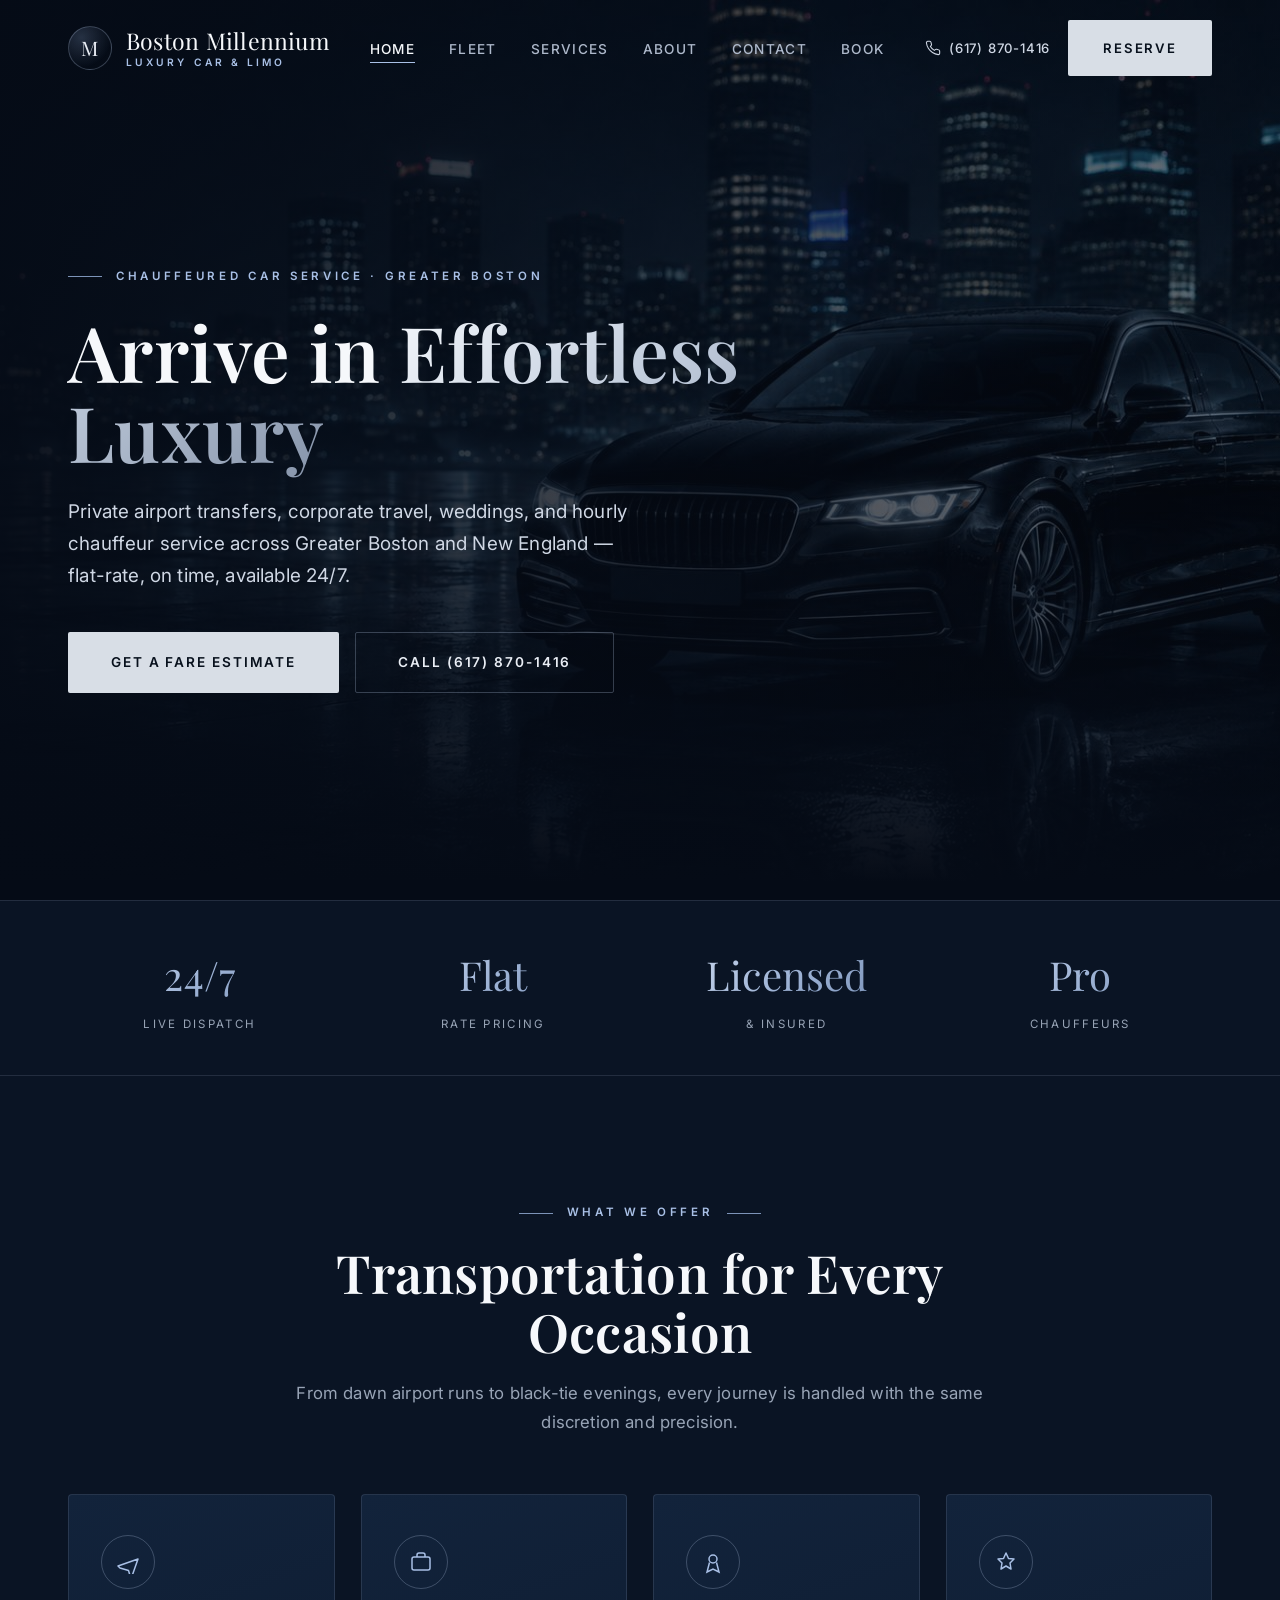
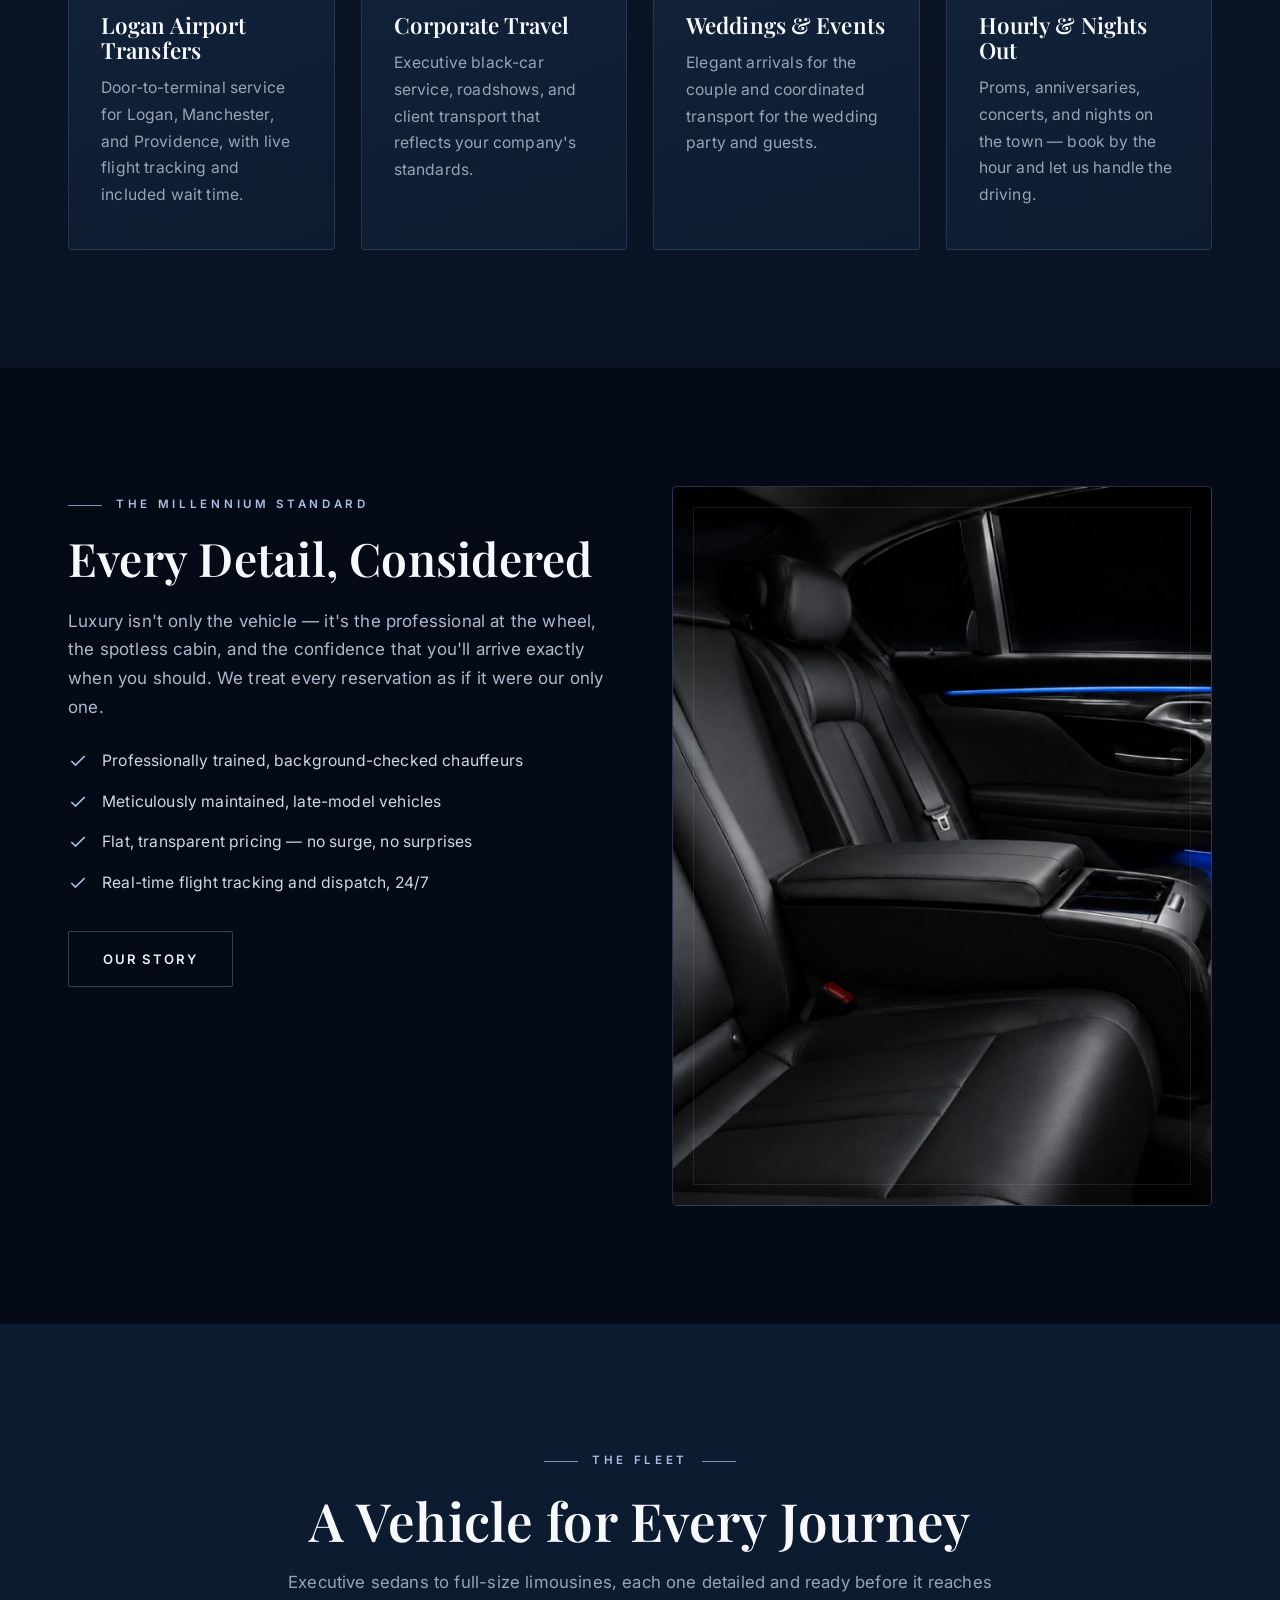
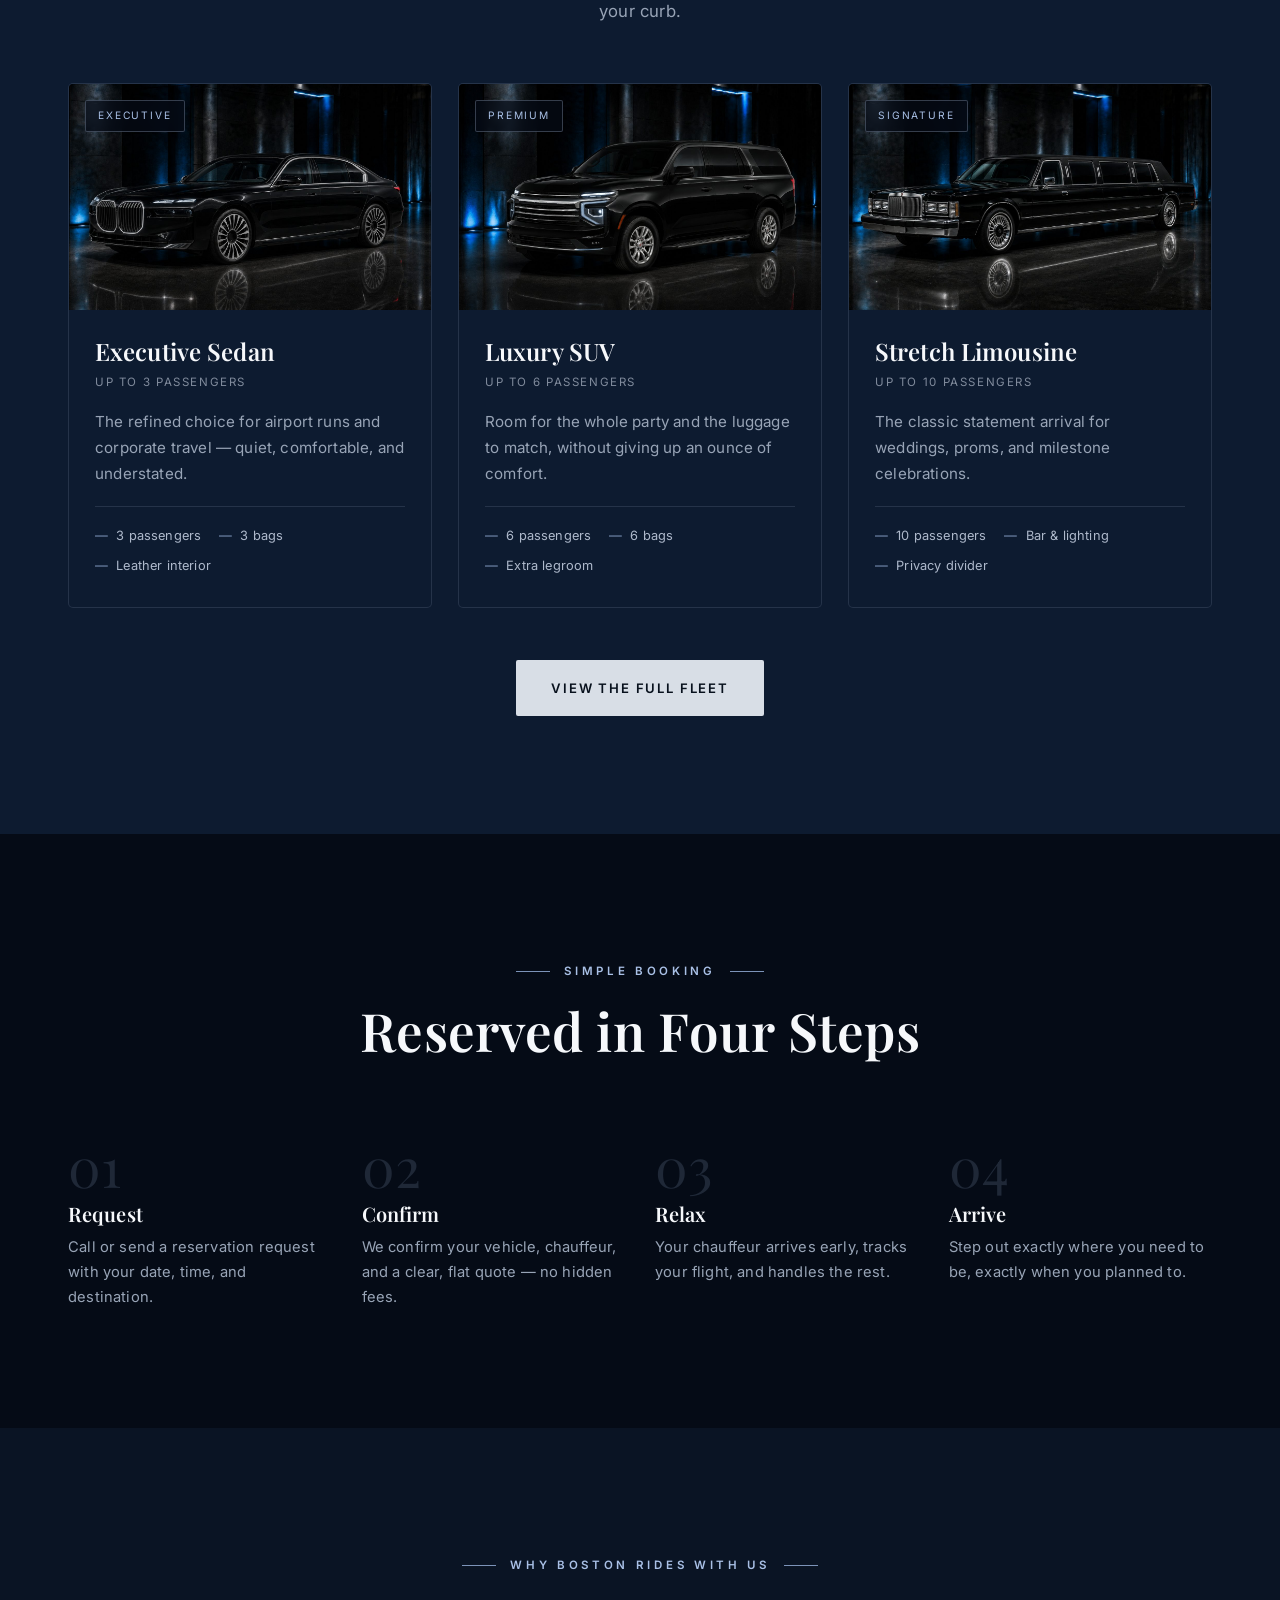
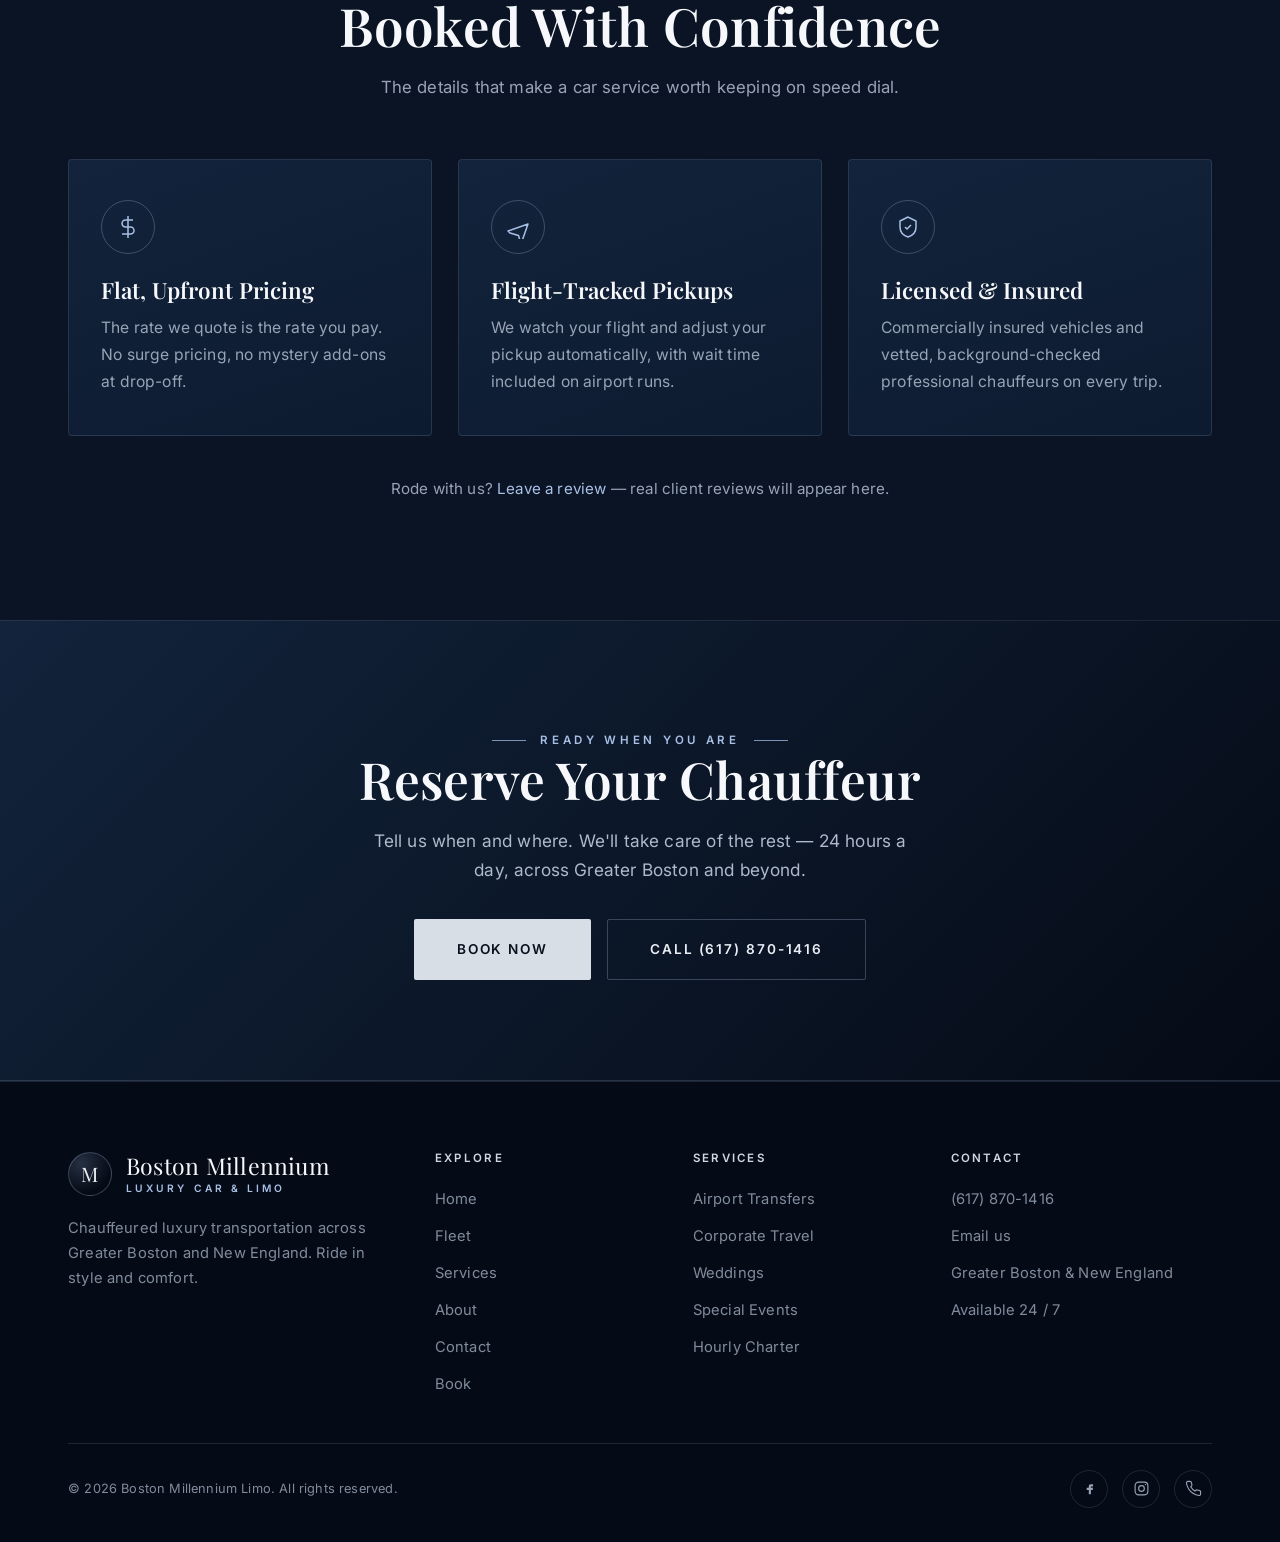
<file: index.html>
<!DOCTYPE html>
<html lang="en">
<head>
  <meta charset="UTF-8" />
  <meta name="viewport" content="width=device-width, initial-scale=1.0" />
  <title>Boston Millennium Limo | Luxury Car &amp; Chauffeur Service</title>
  <meta name="description" content="Boston Millennium Limo — premium chauffeured luxury car, SUV, and limousine service across Greater Boston and New England. Airport transfers, corporate travel, weddings, and special events." />
  <link rel="preconnect" href="https://fonts.googleapis.com" />
  <link rel="preconnect" href="https://fonts.gstatic.com" crossorigin />
  <link href="https://fonts.googleapis.com/css2?family=Playfair+Display:wght@500;600;700&family=Inter:wght@300;400;500;600&display=swap" rel="stylesheet" />
  <link rel="stylesheet" href="css/styles.css" />
  <link rel="icon" href="data:image/svg+xml,%3Csvg xmlns='http://www.w3.org/2000/svg' viewBox='0 0 32 32'%3E%3Crect width='32' height='32' rx='6' fill='%230a1424'/%3E%3Ctext x='16' y='23' font-family='Georgia,serif' font-size='20' fill='%23c3cede' text-anchor='middle'%3EM%3C/text%3E%3C/svg%3E" />
</head>
<body>

  <!-- ===== Header ===== -->
  <header class="site-header">
    <div class="container nav">
      <a class="brand" href="index.html" aria-label="Boston Millennium Limo home">
        <span class="brand-mark">M</span>
        <span class="brand-name">Boston Millennium<span>Luxury Car &amp; Limo</span></span>
      </a>
      <nav aria-label="Primary">
        <ul class="nav-links">
          <li><a href="index.html" class="active">Home</a></li>
          <li><a href="fleet.html">Fleet</a></li>
          <li><a href="services.html">Services</a></li>
          <li><a href="about.html">About</a></li>
          <li><a href="contact.html">Contact</a></li>
          <li><a href="book.html">Book</a></li>
        </ul>
      </nav>
      <div class="nav-cta">
        <a class="nav-phone" href="tel:+16178701416" aria-label="Call us">
          <svg viewBox="0 0 24 24" width="16" height="16" fill="none" stroke="currentColor" stroke-width="1.6"><path d="M22 16.9v3a2 2 0 0 1-2.2 2 19.8 19.8 0 0 1-8.6-3.1 19.5 19.5 0 0 1-6-6 19.8 19.8 0 0 1-3.1-8.6A2 2 0 0 1 4.1 2h3a2 2 0 0 1 2 1.7c.1.9.3 1.8.6 2.6a2 2 0 0 1-.5 2.1L8.1 9.6a16 16 0 0 0 6 6l1.2-1.1a2 2 0 0 1 2.1-.5c.8.3 1.7.5 2.6.6a2 2 0 0 1 1.9 2.3Z"/></svg>
          (617) 870-1416
        </a>
        <a class="btn btn-primary" href="book.html">Reserve</a>
        <button class="nav-toggle" aria-label="Open menu" aria-expanded="false"><span></span><span></span><span></span></button>
      </div>
    </div>
  </header>

  <!-- ===== Hero ===== -->
  <section class="hero">
    <div class="hero-bg" style="background-image:url('images/hero.jpg')"></div>
    <div class="container">
      <div class="hero-inner">
        <span class="eyebrow reveal">Chauffeured Car Service · Greater Boston</span>
        <h1 class="reveal d1">Arrive in <span class="silver-text">Effortless Luxury</span></h1>
        <p class="hero-lead reveal d2">Private airport transfers, corporate travel, weddings, and hourly chauffeur service across Greater Boston and New England — flat-rate, on time, available 24/7.</p>
        <div class="hero-actions reveal d3">
          <a class="btn btn-primary btn-lg" href="book.html">Get a Fare Estimate</a>
          <a class="btn btn-outline btn-lg" href="tel:+16178701416">Call (617) 870-1416</a>
        </div>
      </div>
    </div>
  </section>

  <!-- ===== Trust band ===== -->
  <section class="trust">
    <div class="container trust-grid">
      <div class="trust-item reveal"><div class="num">24/7</div><div class="label">Live Dispatch</div></div>
      <div class="trust-item reveal d1"><div class="num">Flat</div><div class="label">Rate Pricing</div></div>
      <div class="trust-item reveal d2"><div class="num">Licensed</div><div class="label">&amp; Insured</div></div>
      <div class="trust-item reveal d3"><div class="num">Pro</div><div class="label">Chauffeurs</div></div>
    </div>
  </section>

  <!-- ===== Services preview ===== -->
  <section class="section section--alt">
    <div class="container">
      <div class="section-head center reveal">
        <span class="eyebrow center">What We Offer</span>
        <h2>Transportation for Every Occasion</h2>
        <p>From dawn airport runs to black-tie evenings, every journey is handled with the same discretion and precision.</p>
      </div>
      <div class="grid grid-4">
        <article class="card reveal">
          <div class="icon"><svg viewBox="0 0 24 24" fill="none" stroke="currentColor" stroke-width="1.5"><path d="M2 16l20-7-7 20-2.5-8.5L4 18z" stroke-linejoin="round"/></svg></div>
          <h3>Logan Airport Transfers</h3>
          <p>Door-to-terminal service for Logan, Manchester, and Providence, with live flight tracking and included wait time.</p>
        </article>
        <article class="card reveal d1">
          <div class="icon"><svg viewBox="0 0 24 24" fill="none" stroke="currentColor" stroke-width="1.5"><rect x="3" y="7" width="18" height="13" rx="2"/><path d="M8 7V5a2 2 0 0 1 2-2h4a2 2 0 0 1 2 2v2"/></svg></div>
          <h3>Corporate Travel</h3>
          <p>Executive black-car service, roadshows, and client transport that reflects your company's standards.</p>
        </article>
        <article class="card reveal d2">
          <div class="icon"><svg viewBox="0 0 24 24" fill="none" stroke="currentColor" stroke-width="1.5"><circle cx="12" cy="9" r="4"/><path d="M8.5 12.5 6 22l6-3 6 3-2.5-9.5"/></svg></div>
          <h3>Weddings &amp; Events</h3>
          <p>Elegant arrivals for the couple and coordinated transport for the wedding party and guests.</p>
        </article>
        <article class="card reveal d3">
          <div class="icon"><svg viewBox="0 0 24 24" fill="none" stroke="currentColor" stroke-width="1.5"><path d="m12 3 2.5 5.5L20 9l-4 4 1 6-5-3-5 3 1-6-4-4 5.5-.5z" stroke-linejoin="round"/></svg></div>
          <h3>Hourly &amp; Nights Out</h3>
          <p>Proms, anniversaries, concerts, and nights on the town — book by the hour and let us handle the driving.</p>
        </article>
      </div>
    </div>
  </section>

  <!-- ===== Split feature ===== -->
  <section class="section">
    <div class="container">
      <div class="split reverse">
        <div class="split-media reveal">
          <img src="images/interior.jpg" alt="Interior of a luxury chauffeured vehicle" onerror="this.style.display='none'" />
          <span class="frame"></span>
        </div>
        <div class="split-text reveal d1">
          <span class="eyebrow">The Millennium Standard</span>
          <h2>Every Detail, Considered</h2>
          <p>Luxury isn't only the vehicle — it's the professional at the wheel, the spotless cabin, and the confidence that you'll arrive exactly when you should. We treat every reservation as if it were our only one.</p>
          <ul class="check-list">
            <li><svg viewBox="0 0 24 24" fill="none" stroke="currentColor" stroke-width="2"><path d="m20 6-11 11-5-5"/></svg>Professionally trained, background-checked chauffeurs</li>
            <li><svg viewBox="0 0 24 24" fill="none" stroke="currentColor" stroke-width="2"><path d="m20 6-11 11-5-5"/></svg>Meticulously maintained, late-model vehicles</li>
            <li><svg viewBox="0 0 24 24" fill="none" stroke="currentColor" stroke-width="2"><path d="m20 6-11 11-5-5"/></svg>Flat, transparent pricing — no surge, no surprises</li>
            <li><svg viewBox="0 0 24 24" fill="none" stroke="currentColor" stroke-width="2"><path d="m20 6-11 11-5-5"/></svg>Real-time flight tracking and dispatch, 24/7</li>
          </ul>
          <div style="margin-top:34px"><a class="btn btn-outline" href="about.html">Our Story</a></div>
        </div>
      </div>
    </div>
  </section>

  <!-- ===== Fleet preview ===== -->
  <section class="section section--deep">
    <div class="container">
      <div class="section-head center reveal">
        <span class="eyebrow center">The Fleet</span>
        <h2>A Vehicle for Every Journey</h2>
        <p>Executive sedans to full-size limousines, each one detailed and ready before it reaches your curb.</p>
      </div>
      <div class="grid grid-3">
        <article class="fleet-card reveal">
          <div class="fleet-media"><span class="fleet-tag">Executive</span><img src="images/fleet-sedan.jpg" alt="Luxury executive sedan" onerror="this.style.display='none'" /></div>
          <div class="fleet-body">
            <h3>Executive Sedan</h3>
            <div class="fleet-cap">Up to 3 passengers</div>
            <p>The refined choice for airport runs and corporate travel — quiet, comfortable, and understated.</p>
            <ul class="fleet-specs"><li>3 passengers</li><li>3 bags</li><li>Leather interior</li></ul>
          </div>
        </article>
        <article class="fleet-card reveal d1">
          <div class="fleet-media"><span class="fleet-tag">Premium</span><img src="images/fleet-suv.jpg" alt="Luxury SUV" onerror="this.style.display='none'" /></div>
          <div class="fleet-body">
            <h3>Luxury SUV</h3>
            <div class="fleet-cap">Up to 6 passengers</div>
            <p>Room for the whole party and the luggage to match, without giving up an ounce of comfort.</p>
            <ul class="fleet-specs"><li>6 passengers</li><li>6 bags</li><li>Extra legroom</li></ul>
          </div>
        </article>
        <article class="fleet-card reveal d2">
          <div class="fleet-media"><span class="fleet-tag">Signature</span><img src="images/fleet-limo.jpg" alt="Stretch limousine" onerror="this.style.display='none'" /></div>
          <div class="fleet-body">
            <h3>Stretch Limousine</h3>
            <div class="fleet-cap">Up to 10 passengers</div>
            <p>The classic statement arrival for weddings, proms, and milestone celebrations.</p>
            <ul class="fleet-specs"><li>10 passengers</li><li>Bar &amp; lighting</li><li>Privacy divider</li></ul>
          </div>
        </article>
      </div>
      <div style="text-align:center;margin-top:52px" class="reveal"><a class="btn btn-primary" href="fleet.html">View the Full Fleet</a></div>
    </div>
  </section>

  <!-- ===== How it works ===== -->
  <section class="section">
    <div class="container">
      <div class="section-head center reveal">
        <span class="eyebrow center">Simple Booking</span>
        <h2>Reserved in Four Steps</h2>
      </div>
      <div class="steps">
        <div class="step reveal"><div class="n">01</div><h3>Request</h3><p>Call or send a reservation request with your date, time, and destination.</p></div>
        <div class="step reveal d1"><div class="n">02</div><h3>Confirm</h3><p>We confirm your vehicle, chauffeur, and a clear, flat quote — no hidden fees.</p></div>
        <div class="step reveal d2"><div class="n">03</div><h3>Relax</h3><p>Your chauffeur arrives early, tracks your flight, and handles the rest.</p></div>
        <div class="step reveal d3"><div class="n">04</div><h3>Arrive</h3><p>Step out exactly where you need to be, exactly when you planned to.</p></div>
      </div>
    </div>
  </section>

  <!-- ===== Why ride with us ===== -->
  <section class="section section--alt">
    <div class="container">
      <div class="section-head center reveal">
        <span class="eyebrow center">Why Boston Rides With Us</span>
        <h2>Booked With Confidence</h2>
        <p>The details that make a car service worth keeping on speed dial.</p>
      </div>
      <div class="grid grid-3">
        <article class="card reveal">
          <div class="icon"><svg viewBox="0 0 24 24" fill="none" stroke="currentColor" stroke-width="1.5"><path d="M12 1v22M17 5H9.5a3.5 3.5 0 0 0 0 7h5a3.5 3.5 0 0 1 0 7H6"/></svg></div>
          <h3>Flat, Upfront Pricing</h3>
          <p>The rate we quote is the rate you pay. No surge pricing, no mystery add-ons at drop-off.</p>
        </article>
        <article class="card reveal d1">
          <div class="icon"><svg viewBox="0 0 24 24" fill="none" stroke="currentColor" stroke-width="1.5"><path d="M2 16l20-7-7 20-2.5-8.5L4 18z" stroke-linejoin="round"/></svg></div>
          <h3>Flight-Tracked Pickups</h3>
          <p>We watch your flight and adjust your pickup automatically, with wait time included on airport runs.</p>
        </article>
        <article class="card reveal d2">
          <div class="icon"><svg viewBox="0 0 24 24" fill="none" stroke="currentColor" stroke-width="1.5"><path d="M12 2 4 6v6c0 5 3.4 8.5 8 10 4.6-1.5 8-5 8-10V6z"/><path d="m9 12 2 2 4-4"/></svg></div>
          <h3>Licensed &amp; Insured</h3>
          <p>Commercially insured vehicles and vetted, background-checked professional chauffeurs on every trip.</p>
        </article>
      </div>
      <p style="text-align:center;margin-top:40px;color:var(--silver-400);font-size:.95rem" class="reveal">
        Rode with us? <a href="#" style="color:var(--steel-bright)">Leave a review</a> — real client reviews will appear here.
      </p>
    </div>
  </section>

  <!-- ===== CTA band ===== -->
  <section class="cta-band">
    <div class="container reveal">
      <span class="eyebrow center">Ready When You Are</span>
      <h2>Reserve Your Chauffeur</h2>
      <p>Tell us when and where. We'll take care of the rest — 24 hours a day, across Greater Boston and beyond.</p>
      <div class="cta-actions">
        <a class="btn btn-primary btn-lg" href="book.html">Book Now</a>
        <a class="btn btn-outline btn-lg" href="tel:+16178701416">Call (617) 870-1416</a>
      </div>
    </div>
  </section>

  <!-- ===== Footer ===== -->
  <footer class="site-footer">
    <div class="container">
      <div class="footer-grid">
        <div class="footer-brand">
          <a class="brand" href="index.html">
            <span class="brand-mark">M</span>
            <span class="brand-name">Boston Millennium<span>Luxury Car &amp; Limo</span></span>
          </a>
          <p>Chauffeured luxury transportation across Greater Boston and New England. Ride in style and comfort.</p>
        </div>
        <div class="footer-col">
          <h4>Explore</h4>
          <ul>
            <li><a href="index.html">Home</a></li>
            <li><a href="fleet.html">Fleet</a></li>
            <li><a href="services.html">Services</a></li>
            <li><a href="about.html">About</a></li>
            <li><a href="contact.html">Contact</a></li>
            <li><a href="book.html">Book</a></li>
          </ul>
        </div>
        <div class="footer-col">
          <h4>Services</h4>
          <ul>
            <li><a href="services.html">Airport Transfers</a></li>
            <li><a href="services.html">Corporate Travel</a></li>
            <li><a href="services.html">Weddings</a></li>
            <li><a href="services.html">Special Events</a></li>
            <li><a href="services.html">Hourly Charter</a></li>
          </ul>
        </div>
        <div class="footer-col">
          <h4>Contact</h4>
          <ul>
            <li>(617) 870-1416</li>
            <li><a href="mailto:bostonmilleniumlimo@gmail.com">Email us</a></li>
            <li>Greater Boston & New England</li>
            <li>Available 24 / 7</li>
          </ul>
        </div>
      </div>
      <div class="footer-bottom">
        <p>© <span id="year"></span> Boston Millennium Limo. All rights reserved.</p>
        <div class="socials">
          <a href="#" aria-label="Facebook"><svg viewBox="0 0 24 24" fill="currentColor"><path d="M14 9h3V6h-3c-2 0-3 1.3-3 3v2H8v3h3v6h3v-6h2.5l.5-3H14v-1.5c0-.6.3-1 1-1z"/></svg></a>
          <a href="#" aria-label="Instagram"><svg viewBox="0 0 24 24" fill="none" stroke="currentColor" stroke-width="1.6"><rect x="3" y="3" width="18" height="18" rx="5"/><circle cx="12" cy="12" r="4"/><circle cx="17.5" cy="6.5" r="1" fill="currentColor" stroke="none"/></svg></a>
          <a href="tel:+16178701416" aria-label="Phone"><svg viewBox="0 0 24 24" fill="none" stroke="currentColor" stroke-width="1.6"><path d="M22 16.9v3a2 2 0 0 1-2.2 2 19.8 19.8 0 0 1-8.6-3.1 19.5 19.5 0 0 1-6-6 19.8 19.8 0 0 1-3.1-8.6A2 2 0 0 1 4.1 2h3a2 2 0 0 1 2 1.7c.1.9.3 1.8.6 2.6a2 2 0 0 1-.5 2.1L8.1 9.6a16 16 0 0 0 6 6l1.2-1.1a2 2 0 0 1 2.1-.5c.8.3 1.7.5 2.6.6a2 2 0 0 1 1.9 2.3Z"/></svg></a>
        </div>
      </div>
    </div>
  </footer>

  <script src="js/main.js"></script>
</body>
</html>
</file>
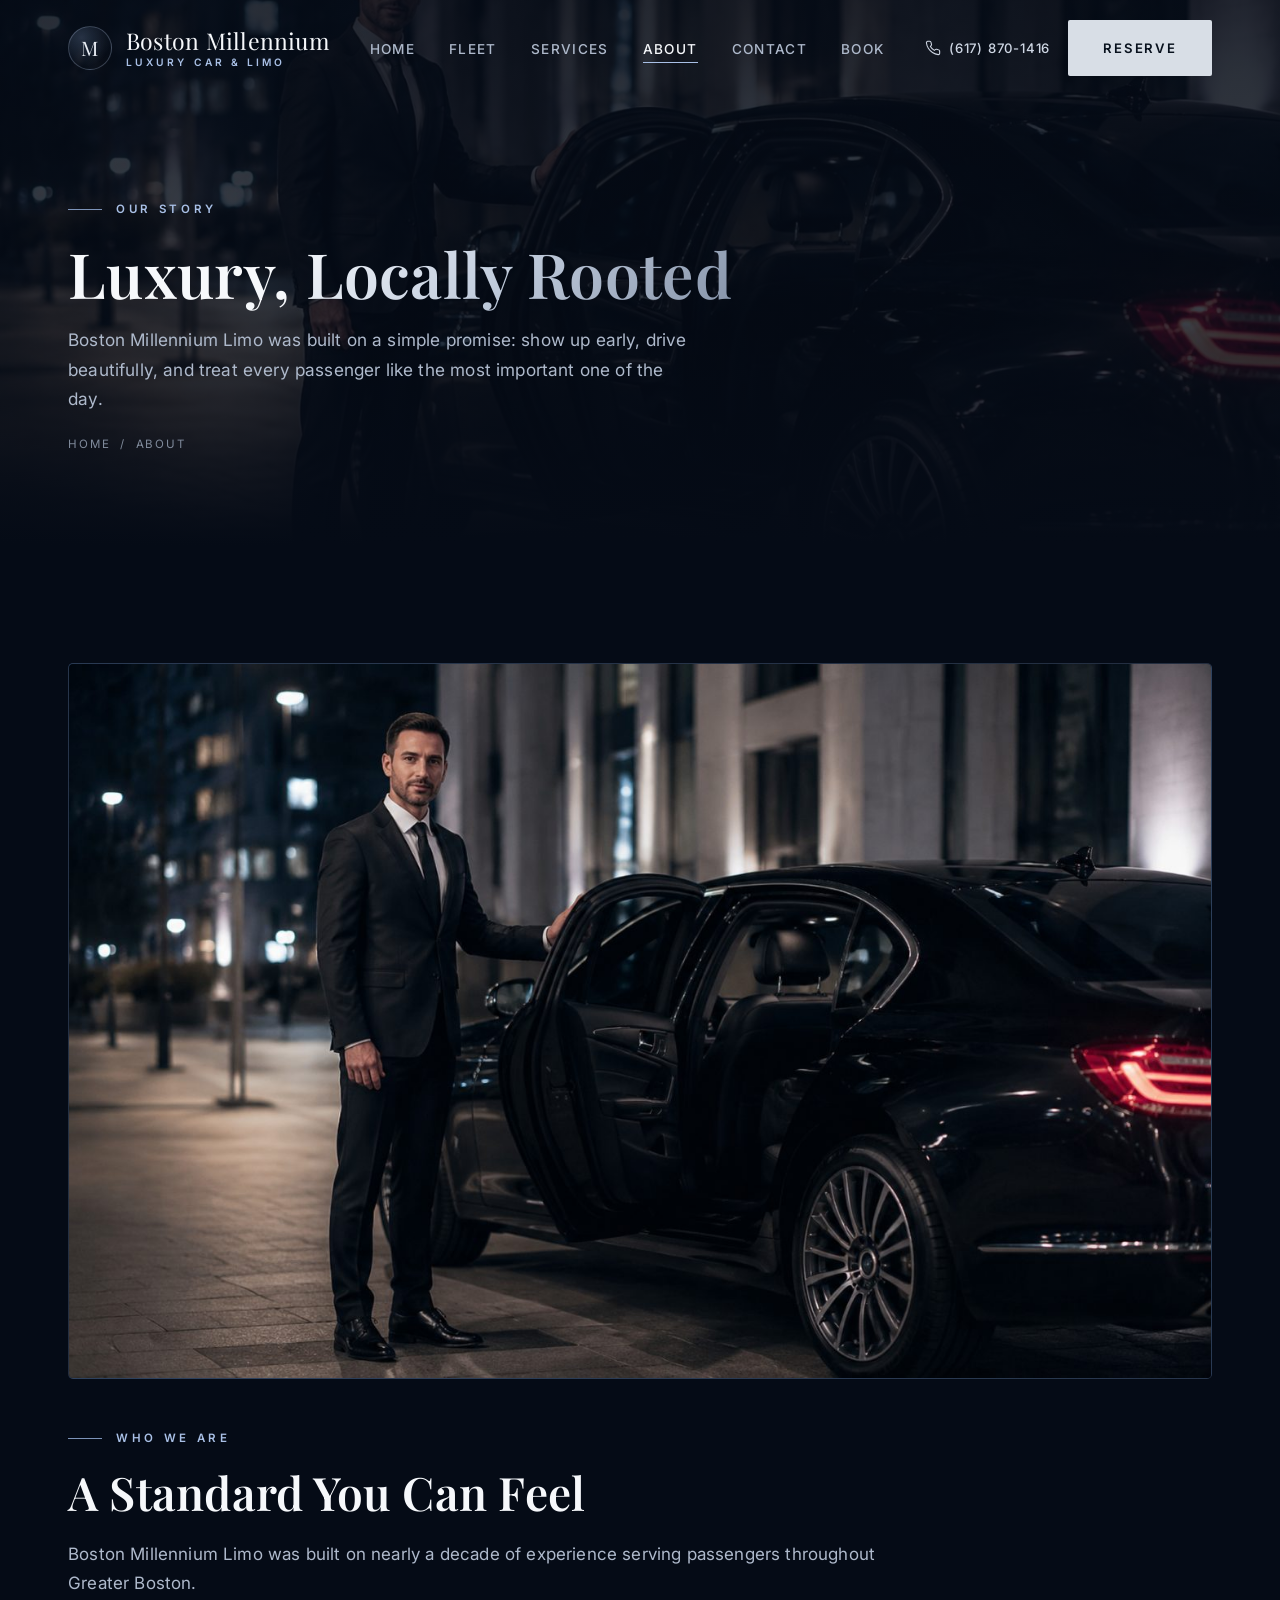
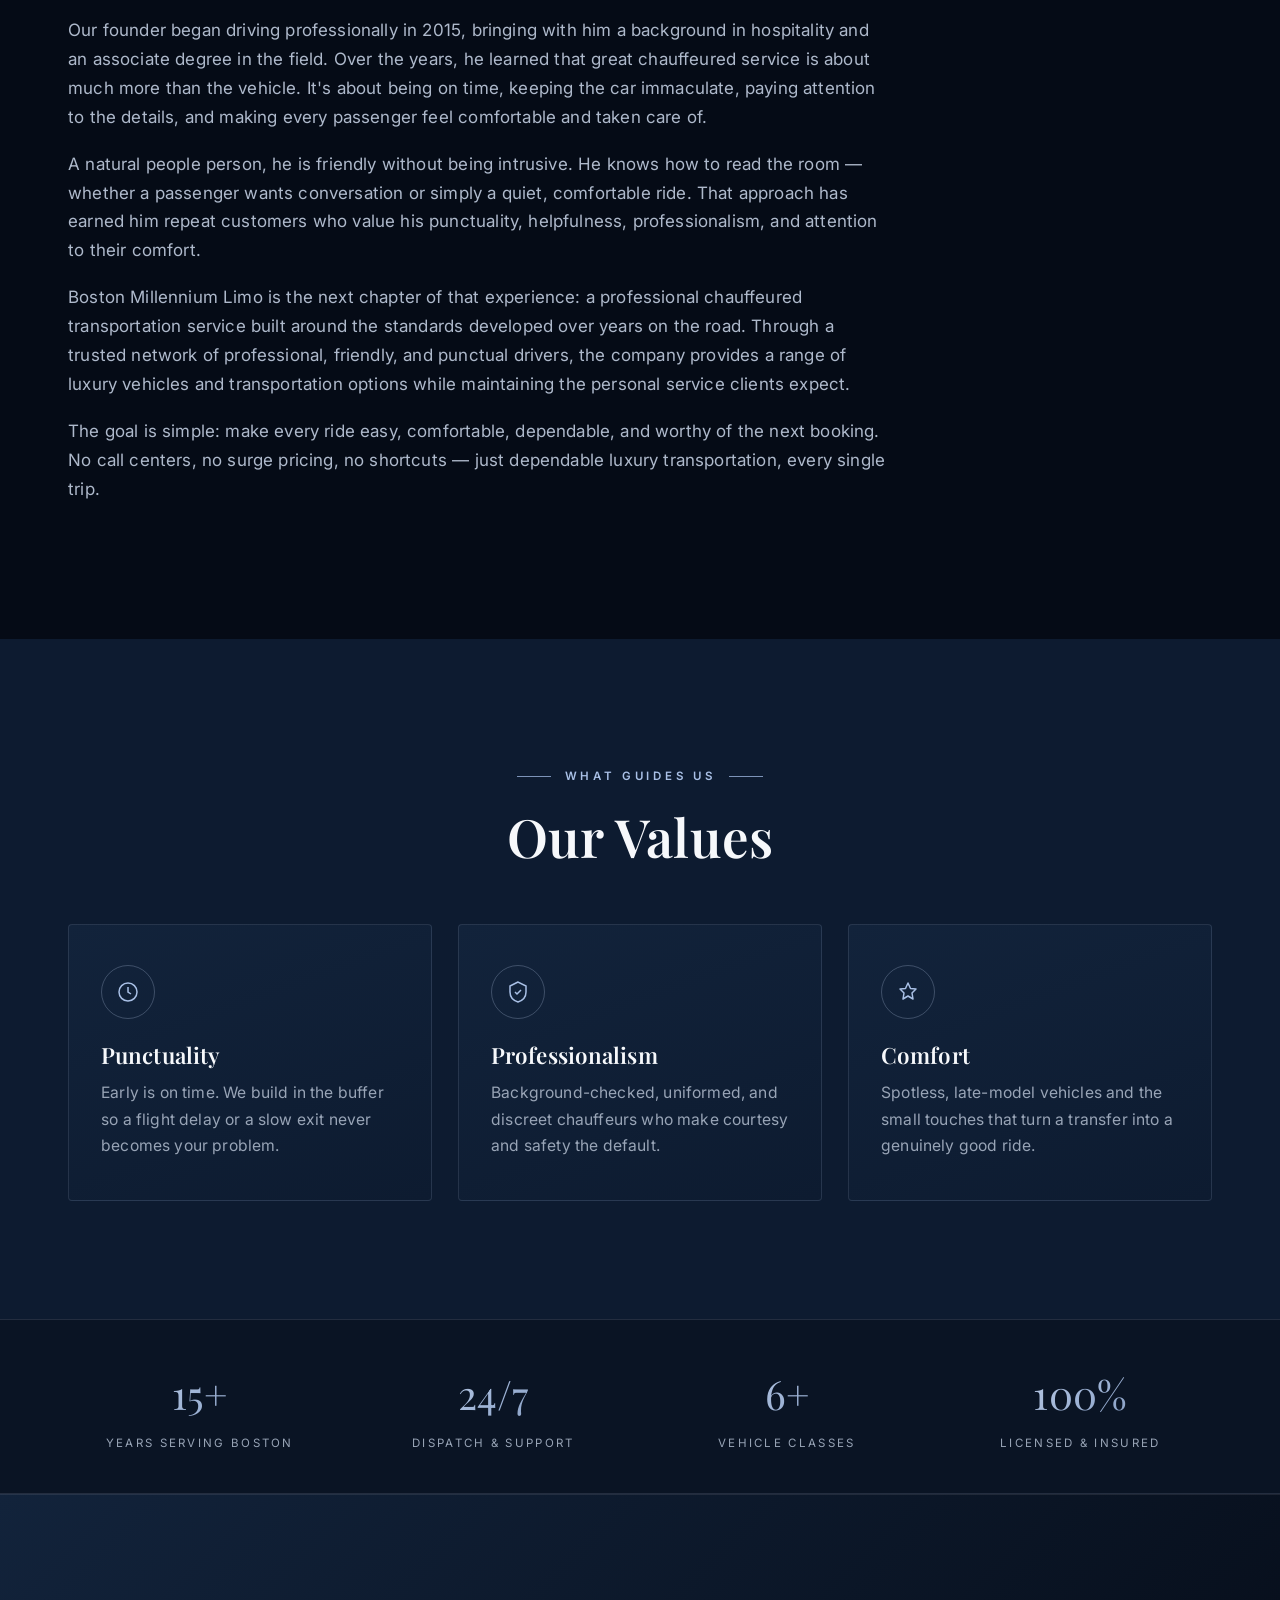
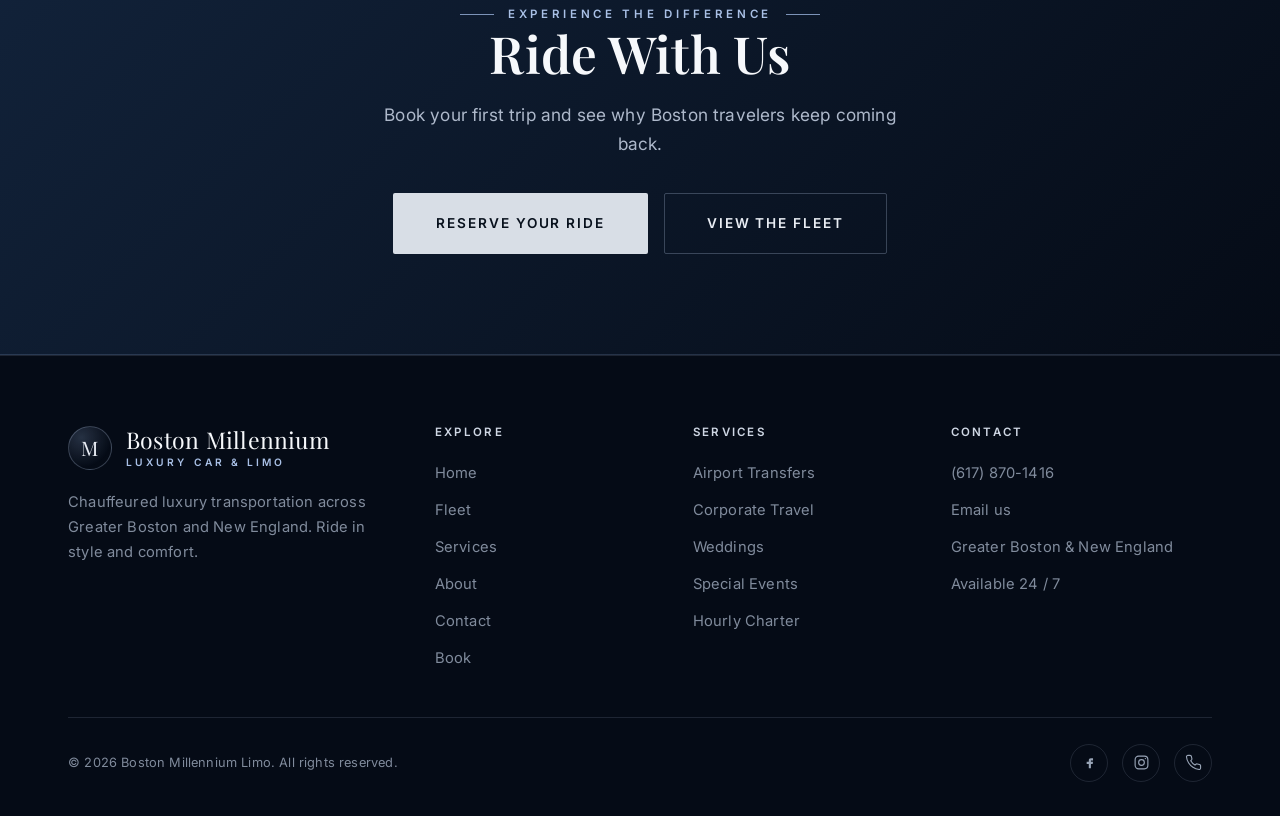
<file: about.html>
<!DOCTYPE html>
<html lang="en">
<head>
  <meta charset="UTF-8" />
  <meta name="viewport" content="width=device-width, initial-scale=1.0" />
  <title>About | Boston Millennium Limo</title>
  <meta name="description" content="Learn about Boston Millennium Limo — a locally owned luxury car and limousine service built on punctuality, professionalism, and quiet first-class comfort." />
  <link rel="preconnect" href="https://fonts.googleapis.com" />
  <link rel="preconnect" href="https://fonts.gstatic.com" crossorigin />
  <link href="https://fonts.googleapis.com/css2?family=Playfair+Display:wght@500;600;700&family=Inter:wght@300;400;500;600&display=swap" rel="stylesheet" />
  <link rel="stylesheet" href="css/styles.css" />
  <link rel="icon" href="data:image/svg+xml,%3Csvg xmlns='http://www.w3.org/2000/svg' viewBox='0 0 32 32'%3E%3Crect width='32' height='32' rx='6' fill='%230a1424'/%3E%3Ctext x='16' y='23' font-family='Georgia,serif' font-size='20' fill='%23c3cede' text-anchor='middle'%3EM%3C/text%3E%3C/svg%3E" />
</head>
<body>

  <header class="site-header">
    <div class="container nav">
      <a class="brand" href="index.html" aria-label="Boston Millennium Limo home">
        <span class="brand-mark">M</span>
        <span class="brand-name">Boston Millennium<span>Luxury Car &amp; Limo</span></span>
      </a>
      <nav aria-label="Primary">
        <ul class="nav-links">
          <li><a href="index.html">Home</a></li>
          <li><a href="fleet.html">Fleet</a></li>
          <li><a href="services.html">Services</a></li>
          <li><a href="about.html" class="active">About</a></li>
          <li><a href="contact.html">Contact</a></li>
          <li><a href="book.html">Book</a></li>
        </ul>
      </nav>
      <div class="nav-cta">
        <a class="nav-phone" href="tel:+16178701416" aria-label="Call us">
          <svg viewBox="0 0 24 24" width="16" height="16" fill="none" stroke="currentColor" stroke-width="1.6"><path d="M22 16.9v3a2 2 0 0 1-2.2 2 19.8 19.8 0 0 1-8.6-3.1 19.5 19.5 0 0 1-6-6 19.8 19.8 0 0 1-3.1-8.6A2 2 0 0 1 4.1 2h3a2 2 0 0 1 2 1.7c.1.9.3 1.8.6 2.6a2 2 0 0 1-.5 2.1L8.1 9.6a16 16 0 0 0 6 6l1.2-1.1a2 2 0 0 1 2.1-.5c.8.3 1.7.5 2.6.6a2 2 0 0 1 1.9 2.3Z"/></svg>
          (617) 870-1416
        </a>
        <a class="btn btn-primary" href="book.html">Reserve</a>
        <button class="nav-toggle" aria-label="Open menu" aria-expanded="false"><span></span><span></span><span></span></button>
      </div>
    </div>
  </header>

  <section class="page-hero">
    <div class="page-hero-bg" style="background-image:url('images/about-chauffeur.jpg')"></div>
    <div class="container">
      <span class="eyebrow reveal">Our Story</span>
      <h1 class="reveal d1">Luxury, <span class="silver-text">Locally Rooted</span></h1>
      <p class="reveal d2">Boston Millennium Limo was built on a simple promise: show up early, drive beautifully, and treat every passenger like the most important one of the day.</p>
      <div class="breadcrumb reveal d2"><a href="index.html">Home</a> &nbsp;/&nbsp; About</div>
    </div>
  </section>

  <section class="section">
    <div class="container">
      <div class="story-block">
        <div class="story-media reveal">
          <img src="images/about-chauffeur.jpg" alt="Professional chauffeur beside a luxury vehicle" onerror="this.style.display='none'" />
        </div>
        <div class="story-text reveal d1">
          <span class="eyebrow">Who We Are</span>
          <h2>A Standard You Can Feel</h2>
          <p>Boston Millennium Limo was built on nearly a decade of experience serving passengers throughout Greater Boston.</p>
          <p>Our founder began driving professionally in 2015, bringing with him a background in hospitality and an associate degree in the field. Over the years, he learned that great chauffeured service is about much more than the vehicle. It's about being on time, keeping the car immaculate, paying attention to the details, and making every passenger feel comfortable and taken care of.</p>
          <p>A natural people person, he is friendly without being intrusive. He knows how to read the room — whether a passenger wants conversation or simply a quiet, comfortable ride. That approach has earned him repeat customers who value his punctuality, helpfulness, professionalism, and attention to their comfort.</p>
          <p>Boston Millennium Limo is the next chapter of that experience: a professional chauffeured transportation service built around the standards developed over years on the road. Through a trusted network of professional, friendly, and punctual drivers, the company provides a range of luxury vehicles and transportation options while maintaining the personal service clients expect.</p>
          <p>The goal is simple: make every ride easy, comfortable, dependable, and worthy of the next booking. No call centers, no surge pricing, no shortcuts — just dependable luxury transportation, every single trip.</p>
        </div>
      </div>
    </div>
  </section>

  <section class="section section--deep">
    <div class="container">
      <div class="section-head center reveal">
        <span class="eyebrow center">What Guides Us</span>
        <h2>Our Values</h2>
      </div>
      <div class="grid grid-3">
        <article class="card reveal">
          <div class="icon"><svg viewBox="0 0 24 24" fill="none" stroke="currentColor" stroke-width="1.5"><circle cx="12" cy="12" r="9"/><path d="M12 7v5l3 2"/></svg></div>
          <h3>Punctuality</h3>
          <p>Early is on time. We build in the buffer so a flight delay or a slow exit never becomes your problem.</p>
        </article>
        <article class="card reveal d1">
          <div class="icon"><svg viewBox="0 0 24 24" fill="none" stroke="currentColor" stroke-width="1.5"><path d="M12 2 4 6v6c0 5 3.4 8.5 8 10 4.6-1.5 8-5 8-10V6z"/><path d="m9 12 2 2 4-4"/></svg></div>
          <h3>Professionalism</h3>
          <p>Background-checked, uniformed, and discreet chauffeurs who make courtesy and safety the default.</p>
        </article>
        <article class="card reveal d2">
          <div class="icon"><svg viewBox="0 0 24 24" fill="none" stroke="currentColor" stroke-width="1.5"><path d="m12 3 2.5 5.5L20 9l-4 4 1 6-5-3-5 3 1-6-4-4 5.5-.5z" stroke-linejoin="round"/></svg></div>
          <h3>Comfort</h3>
          <p>Spotless, late-model vehicles and the small touches that turn a transfer into a genuinely good ride.</p>
        </article>
      </div>
    </div>
  </section>

  <section class="trust">
    <div class="container trust-grid">
      <div class="trust-item reveal"><div class="num">15+</div><div class="label">Years Serving Boston</div></div>
      <div class="trust-item reveal d1"><div class="num">24/7</div><div class="label">Dispatch &amp; Support</div></div>
      <div class="trust-item reveal d2"><div class="num">6+</div><div class="label">Vehicle Classes</div></div>
      <div class="trust-item reveal d3"><div class="num">100%</div><div class="label">Licensed &amp; Insured</div></div>
    </div>
  </section>

  <section class="cta-band">
    <div class="container reveal">
      <span class="eyebrow center">Experience the Difference</span>
      <h2>Ride With Us</h2>
      <p>Book your first trip and see why Boston travelers keep coming back.</p>
      <div class="cta-actions">
        <a class="btn btn-primary btn-lg" href="book.html">Reserve Your Ride</a>
        <a class="btn btn-outline btn-lg" href="fleet.html">View the Fleet</a>
      </div>
    </div>
  </section>

  <footer class="site-footer">
    <div class="container">
      <div class="footer-grid">
        <div class="footer-brand">
          <a class="brand" href="index.html">
            <span class="brand-mark">M</span>
            <span class="brand-name">Boston Millennium<span>Luxury Car &amp; Limo</span></span>
          </a>
          <p>Chauffeured luxury transportation across Greater Boston and New England. Ride in style and comfort.</p>
        </div>
        <div class="footer-col">
          <h4>Explore</h4>
          <ul>
            <li><a href="index.html">Home</a></li>
            <li><a href="fleet.html">Fleet</a></li>
            <li><a href="services.html">Services</a></li>
            <li><a href="about.html">About</a></li>
            <li><a href="contact.html">Contact</a></li>
            <li><a href="book.html">Book</a></li>
          </ul>
        </div>
        <div class="footer-col">
          <h4>Services</h4>
          <ul>
            <li><a href="services.html">Airport Transfers</a></li>
            <li><a href="services.html">Corporate Travel</a></li>
            <li><a href="services.html">Weddings</a></li>
            <li><a href="services.html">Special Events</a></li>
            <li><a href="services.html">Hourly Charter</a></li>
          </ul>
        </div>
        <div class="footer-col">
          <h4>Contact</h4>
          <ul>
            <li>(617) 870-1416</li>
            <li><a href="mailto:bostonmilleniumlimo@gmail.com">Email us</a></li>
            <li>Greater Boston & New England</li>
            <li>Available 24 / 7</li>
          </ul>
        </div>
      </div>
      <div class="footer-bottom">
        <p>© <span id="year"></span> Boston Millennium Limo. All rights reserved.</p>
        <div class="socials">
          <a href="#" aria-label="Facebook"><svg viewBox="0 0 24 24" fill="currentColor"><path d="M14 9h3V6h-3c-2 0-3 1.3-3 3v2H8v3h3v6h3v-6h2.5l.5-3H14v-1.5c0-.6.3-1 1-1z"/></svg></a>
          <a href="#" aria-label="Instagram"><svg viewBox="0 0 24 24" fill="none" stroke="currentColor" stroke-width="1.6"><rect x="3" y="3" width="18" height="18" rx="5"/><circle cx="12" cy="12" r="4"/><circle cx="17.5" cy="6.5" r="1" fill="currentColor" stroke="none"/></svg></a>
          <a href="tel:+16178701416" aria-label="Phone"><svg viewBox="0 0 24 24" fill="none" stroke="currentColor" stroke-width="1.6"><path d="M22 16.9v3a2 2 0 0 1-2.2 2 19.8 19.8 0 0 1-8.6-3.1 19.5 19.5 0 0 1-6-6 19.8 19.8 0 0 1-3.1-8.6A2 2 0 0 1 4.1 2h3a2 2 0 0 1 2 1.7c.1.9.3 1.8.6 2.6a2 2 0 0 1-.5 2.1L8.1 9.6a16 16 0 0 0 6 6l1.2-1.1a2 2 0 0 1 2.1-.5c.8.3 1.7.5 2.6.6a2 2 0 0 1 1.9 2.3Z"/></svg></a>
        </div>
      </div>
    </div>
  </footer>

  <script src="js/main.js"></script>
</body>
</html>
</file>
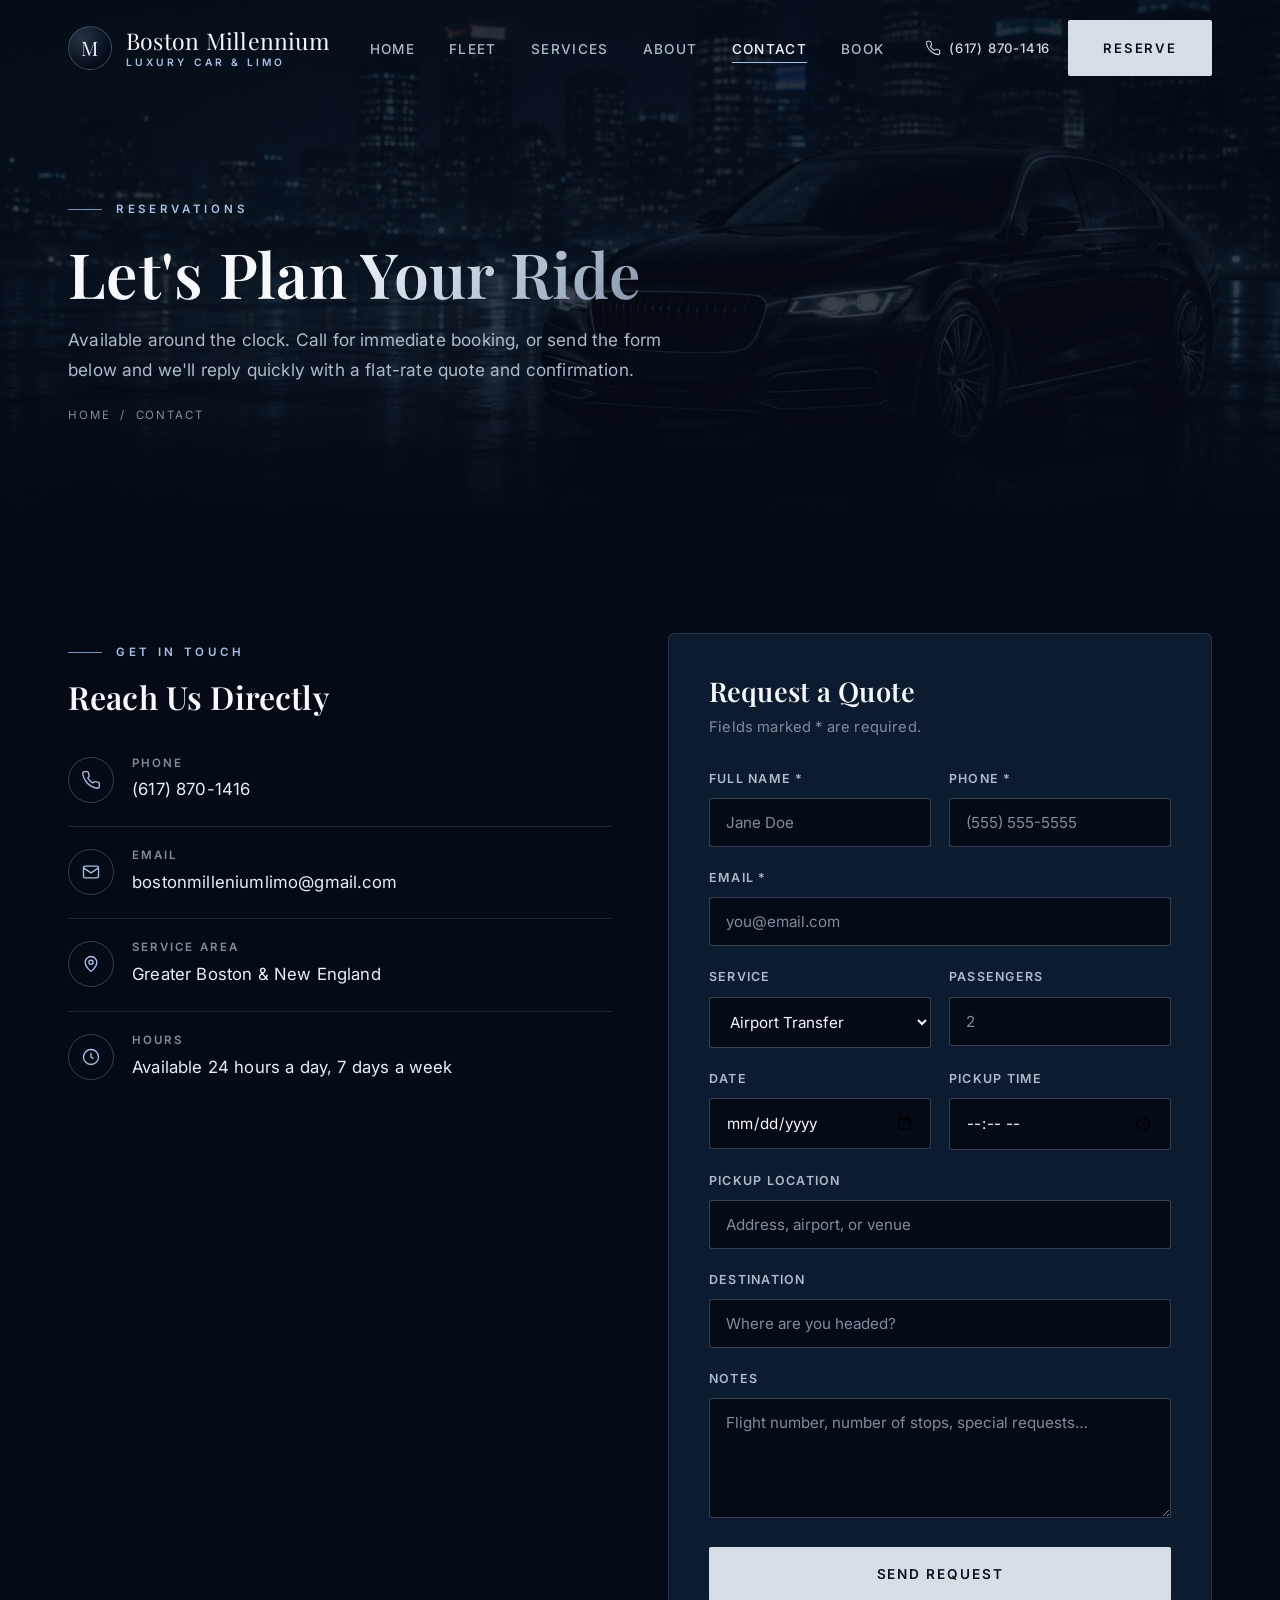
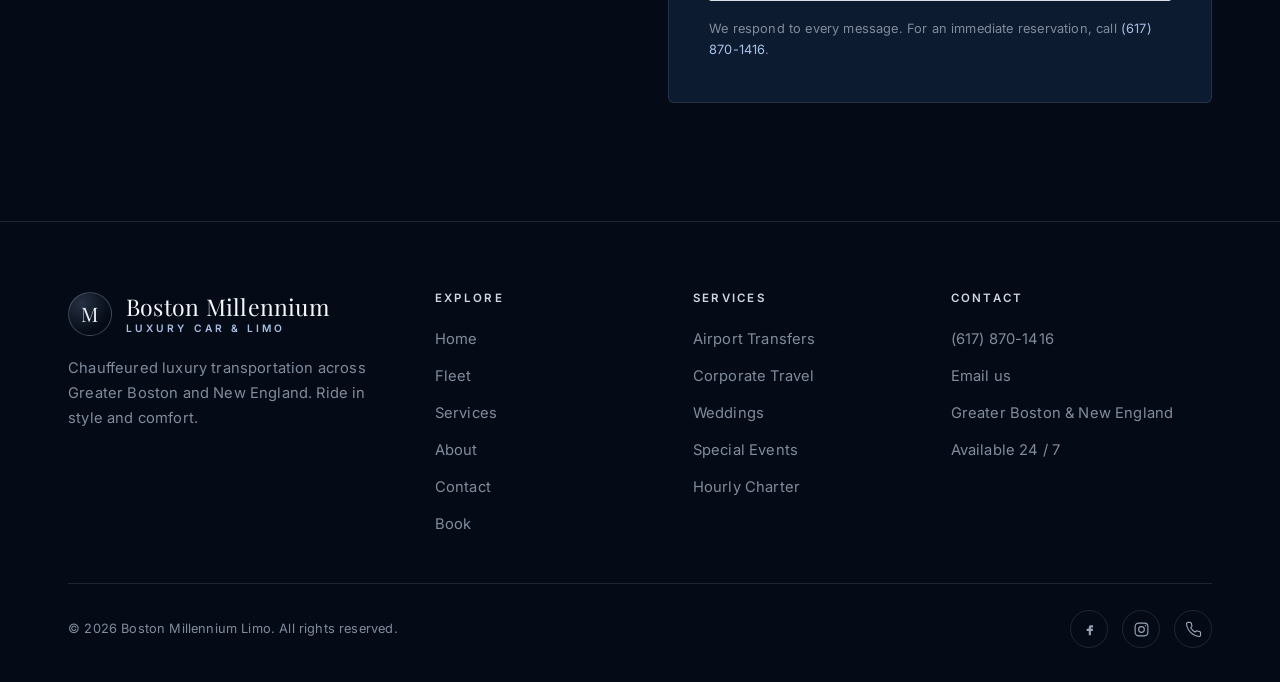
<file: contact.html>
<!DOCTYPE html>
<html lang="en">
<head>
  <meta charset="UTF-8" />
  <meta name="viewport" content="width=device-width, initial-scale=1.0" />
  <title>Contact &amp; Reservations | Boston Millennium Limo</title>
  <meta name="description" content="Reserve your chauffeured luxury ride with Boston Millennium Limo. Available 24/7 across Greater Boston and New England. Request a flat-rate quote today." />
  <link rel="preconnect" href="https://fonts.googleapis.com" />
  <link rel="preconnect" href="https://fonts.gstatic.com" crossorigin />
  <link href="https://fonts.googleapis.com/css2?family=Playfair+Display:wght@500;600;700&family=Inter:wght@300;400;500;600&display=swap" rel="stylesheet" />
  <link rel="stylesheet" href="css/styles.css" />
  <link rel="icon" href="data:image/svg+xml,%3Csvg xmlns='http://www.w3.org/2000/svg' viewBox='0 0 32 32'%3E%3Crect width='32' height='32' rx='6' fill='%230a1424'/%3E%3Ctext x='16' y='23' font-family='Georgia,serif' font-size='20' fill='%23c3cede' text-anchor='middle'%3EM%3C/text%3E%3C/svg%3E" />
</head>
<body>

  <header class="site-header">
    <div class="container nav">
      <a class="brand" href="index.html" aria-label="Boston Millennium Limo home">
        <span class="brand-mark">M</span>
        <span class="brand-name">Boston Millennium<span>Luxury Car &amp; Limo</span></span>
      </a>
      <nav aria-label="Primary">
        <ul class="nav-links">
          <li><a href="index.html">Home</a></li>
          <li><a href="fleet.html">Fleet</a></li>
          <li><a href="services.html">Services</a></li>
          <li><a href="about.html">About</a></li>
          <li><a href="contact.html" class="active">Contact</a></li>
          <li><a href="book.html">Book</a></li>
        </ul>
      </nav>
      <div class="nav-cta">
        <a class="nav-phone" href="tel:+16178701416" aria-label="Call us">
          <svg viewBox="0 0 24 24" width="16" height="16" fill="none" stroke="currentColor" stroke-width="1.6"><path d="M22 16.9v3a2 2 0 0 1-2.2 2 19.8 19.8 0 0 1-8.6-3.1 19.5 19.5 0 0 1-6-6 19.8 19.8 0 0 1-3.1-8.6A2 2 0 0 1 4.1 2h3a2 2 0 0 1 2 1.7c.1.9.3 1.8.6 2.6a2 2 0 0 1-.5 2.1L8.1 9.6a16 16 0 0 0 6 6l1.2-1.1a2 2 0 0 1 2.1-.5c.8.3 1.7.5 2.6.6a2 2 0 0 1 1.9 2.3Z"/></svg>
          (617) 870-1416
        </a>
        <a class="btn btn-primary" href="book.html">Reserve</a>
        <button class="nav-toggle" aria-label="Open menu" aria-expanded="false"><span></span><span></span><span></span></button>
      </div>
    </div>
  </header>

  <section class="page-hero">
    <div class="page-hero-bg" style="background-image:url('images/hero.jpg')"></div>
    <div class="container">
      <span class="eyebrow reveal">Reservations</span>
      <h1 class="reveal d1">Let's Plan <span class="silver-text">Your Ride</span></h1>
      <p class="reveal d2">Available around the clock. Call for immediate booking, or send the form below and we'll reply quickly with a flat-rate quote and confirmation.</p>
      <div class="breadcrumb reveal d2"><a href="index.html">Home</a> &nbsp;/&nbsp; Contact</div>
    </div>
  </section>

  <section class="section">
    <div class="container">
      <div class="contact-grid">

        <div class="contact-info reveal">
          <span class="eyebrow">Get in Touch</span>
          <h2 style="font-size:2rem;margin:16px 0 20px;">Reach Us Directly</h2>
          <div class="info-row">
            <span class="info-icon"><svg viewBox="0 0 24 24" fill="none" stroke="currentColor" stroke-width="1.6"><path d="M22 16.9v3a2 2 0 0 1-2.2 2 19.8 19.8 0 0 1-8.6-3.1 19.5 19.5 0 0 1-6-6 19.8 19.8 0 0 1-3.1-8.6A2 2 0 0 1 4.1 2h3a2 2 0 0 1 2 1.7c.1.9.3 1.8.6 2.6a2 2 0 0 1-.5 2.1L8.1 9.6a16 16 0 0 0 6 6l1.2-1.1a2 2 0 0 1 2.1-.5c.8.3 1.7.5 2.6.6a2 2 0 0 1 1.9 2.3Z"/></svg></span>
            <div><h4>Phone</h4><p><a href="tel:+16178701416">(617) 870-1416</a></p></div>
          </div>
          <div class="info-row">
            <span class="info-icon"><svg viewBox="0 0 24 24" fill="none" stroke="currentColor" stroke-width="1.6"><rect x="3" y="5" width="18" height="14" rx="2"/><path d="m3 7 9 6 9-6"/></svg></span>
            <div><h4>Email</h4><p><a href="mailto:bostonmilleniumlimo@gmail.com">bostonmilleniumlimo@gmail.com</a></p></div>
          </div>
          <div class="info-row">
            <span class="info-icon"><svg viewBox="0 0 24 24" fill="none" stroke="currentColor" stroke-width="1.6"><path d="M12 21s7-5.7 7-11a7 7 0 0 0-14 0c0 5.3 7 11 7 11Z"/><circle cx="12" cy="10" r="2.5"/></svg></span>
            <div><h4>Service Area</h4><p>Greater Boston &amp; New England</p></div>
          </div>
          <div class="info-row">
            <span class="info-icon"><svg viewBox="0 0 24 24" fill="none" stroke="currentColor" stroke-width="1.6"><circle cx="12" cy="12" r="9"/><path d="M12 7v5l3 2"/></svg></span>
            <div><h4>Hours</h4><p>Available 24 hours a day, 7 days a week</p></div>
          </div>
        </div>

        <div class="form-card reveal d1">
          <h2 style="font-size:1.7rem;margin-bottom:8px;">Request a Quote</h2>
          <p style="font-size:.92rem;color:var(--silver-500);margin-bottom:28px;">Fields marked * are required.</p>
          <form id="quote-form" novalidate>
            <div class="form-row">
              <div class="field"><label for="name">Full Name *</label><input id="name" name="name" type="text" placeholder="Jane Doe" required /></div>
              <div class="field"><label for="phone">Phone *</label><input id="phone" name="phone" type="tel" placeholder="(555) 555-5555" required /></div>
            </div>
            <div class="field"><label for="email">Email *</label><input id="email" name="email" type="email" placeholder="you@email.com" required /></div>
            <div class="form-row">
              <div class="field"><label for="service">Service</label>
                <select id="service" name="service">
                  <option>Airport Transfer</option>
                  <option>Corporate / Executive</option>
                  <option>Wedding</option>
                  <option>Prom / Special Event</option>
                  <option>Night on the Town</option>
                  <option>Hourly Charter</option>
                  <option>Other</option>
                </select>
              </div>
              <div class="field"><label for="passengers">Passengers</label><input id="passengers" name="passengers" type="number" min="1" placeholder="2" /></div>
            </div>
            <div class="form-row">
              <div class="field"><label for="date">Date</label><input id="date" name="date" type="date" /></div>
              <div class="field"><label for="time">Pickup Time</label><input id="time" name="time" type="time" /></div>
            </div>
            <div class="field"><label for="pickup">Pickup Location</label><input id="pickup" name="pickup" type="text" placeholder="Address, airport, or venue" /></div>
            <div class="field"><label for="dropoff">Destination</label><input id="dropoff" name="dropoff" type="text" placeholder="Where are you headed?" /></div>
            <div class="field"><label for="notes">Notes</label><textarea id="notes" name="notes" placeholder="Flight number, number of stops, special requests…"></textarea></div>
            <button class="btn btn-primary btn-lg" type="submit" style="width:100%">Send Request</button>
            <p class="form-note" style="display:none;margin-top:16px;font-size:.9rem;color:var(--steel-bright);"></p>
          </form>
          <p style="font-size:.8rem;color:var(--silver-500);margin-top:18px;line-height:1.6;">
            We respond to every message. For an immediate reservation, call <a href="tel:+16178701416" style="color:var(--steel-bright)">(617) 870-1416</a>.
          </p>
        </div>

      </div>
    </div>
  </section>

  <footer class="site-footer">
    <div class="container">
      <div class="footer-grid">
        <div class="footer-brand">
          <a class="brand" href="index.html">
            <span class="brand-mark">M</span>
            <span class="brand-name">Boston Millennium<span>Luxury Car &amp; Limo</span></span>
          </a>
          <p>Chauffeured luxury transportation across Greater Boston and New England. Ride in style and comfort.</p>
        </div>
        <div class="footer-col">
          <h4>Explore</h4>
          <ul>
            <li><a href="index.html">Home</a></li>
            <li><a href="fleet.html">Fleet</a></li>
            <li><a href="services.html">Services</a></li>
            <li><a href="about.html">About</a></li>
            <li><a href="contact.html">Contact</a></li>
            <li><a href="book.html">Book</a></li>
          </ul>
        </div>
        <div class="footer-col">
          <h4>Services</h4>
          <ul>
            <li><a href="services.html">Airport Transfers</a></li>
            <li><a href="services.html">Corporate Travel</a></li>
            <li><a href="services.html">Weddings</a></li>
            <li><a href="services.html">Special Events</a></li>
            <li><a href="services.html">Hourly Charter</a></li>
          </ul>
        </div>
        <div class="footer-col">
          <h4>Contact</h4>
          <ul>
            <li>(617) 870-1416</li>
            <li><a href="mailto:bostonmilleniumlimo@gmail.com">Email us</a></li>
            <li>Greater Boston & New England</li>
            <li>Available 24 / 7</li>
          </ul>
        </div>
      </div>
      <div class="footer-bottom">
        <p>© <span id="year"></span> Boston Millennium Limo. All rights reserved.</p>
        <div class="socials">
          <a href="#" aria-label="Facebook"><svg viewBox="0 0 24 24" fill="currentColor"><path d="M14 9h3V6h-3c-2 0-3 1.3-3 3v2H8v3h3v6h3v-6h2.5l.5-3H14v-1.5c0-.6.3-1 1-1z"/></svg></a>
          <a href="#" aria-label="Instagram"><svg viewBox="0 0 24 24" fill="none" stroke="currentColor" stroke-width="1.6"><rect x="3" y="3" width="18" height="18" rx="5"/><circle cx="12" cy="12" r="4"/><circle cx="17.5" cy="6.5" r="1" fill="currentColor" stroke="none"/></svg></a>
          <a href="tel:+16178701416" aria-label="Phone"><svg viewBox="0 0 24 24" fill="none" stroke="currentColor" stroke-width="1.6"><path d="M22 16.9v3a2 2 0 0 1-2.2 2 19.8 19.8 0 0 1-8.6-3.1 19.5 19.5 0 0 1-6-6 19.8 19.8 0 0 1-3.1-8.6A2 2 0 0 1 4.1 2h3a2 2 0 0 1 2 1.7c.1.9.3 1.8.6 2.6a2 2 0 0 1-.5 2.1L8.1 9.6a16 16 0 0 0 6 6l1.2-1.1a2 2 0 0 1 2.1-.5c.8.3 1.7.5 2.6.6a2 2 0 0 1 1.9 2.3Z"/></svg></a>
        </div>
      </div>
    </div>
  </footer>

  <script src="js/main.js"></script>
</body>
</html>
</file>
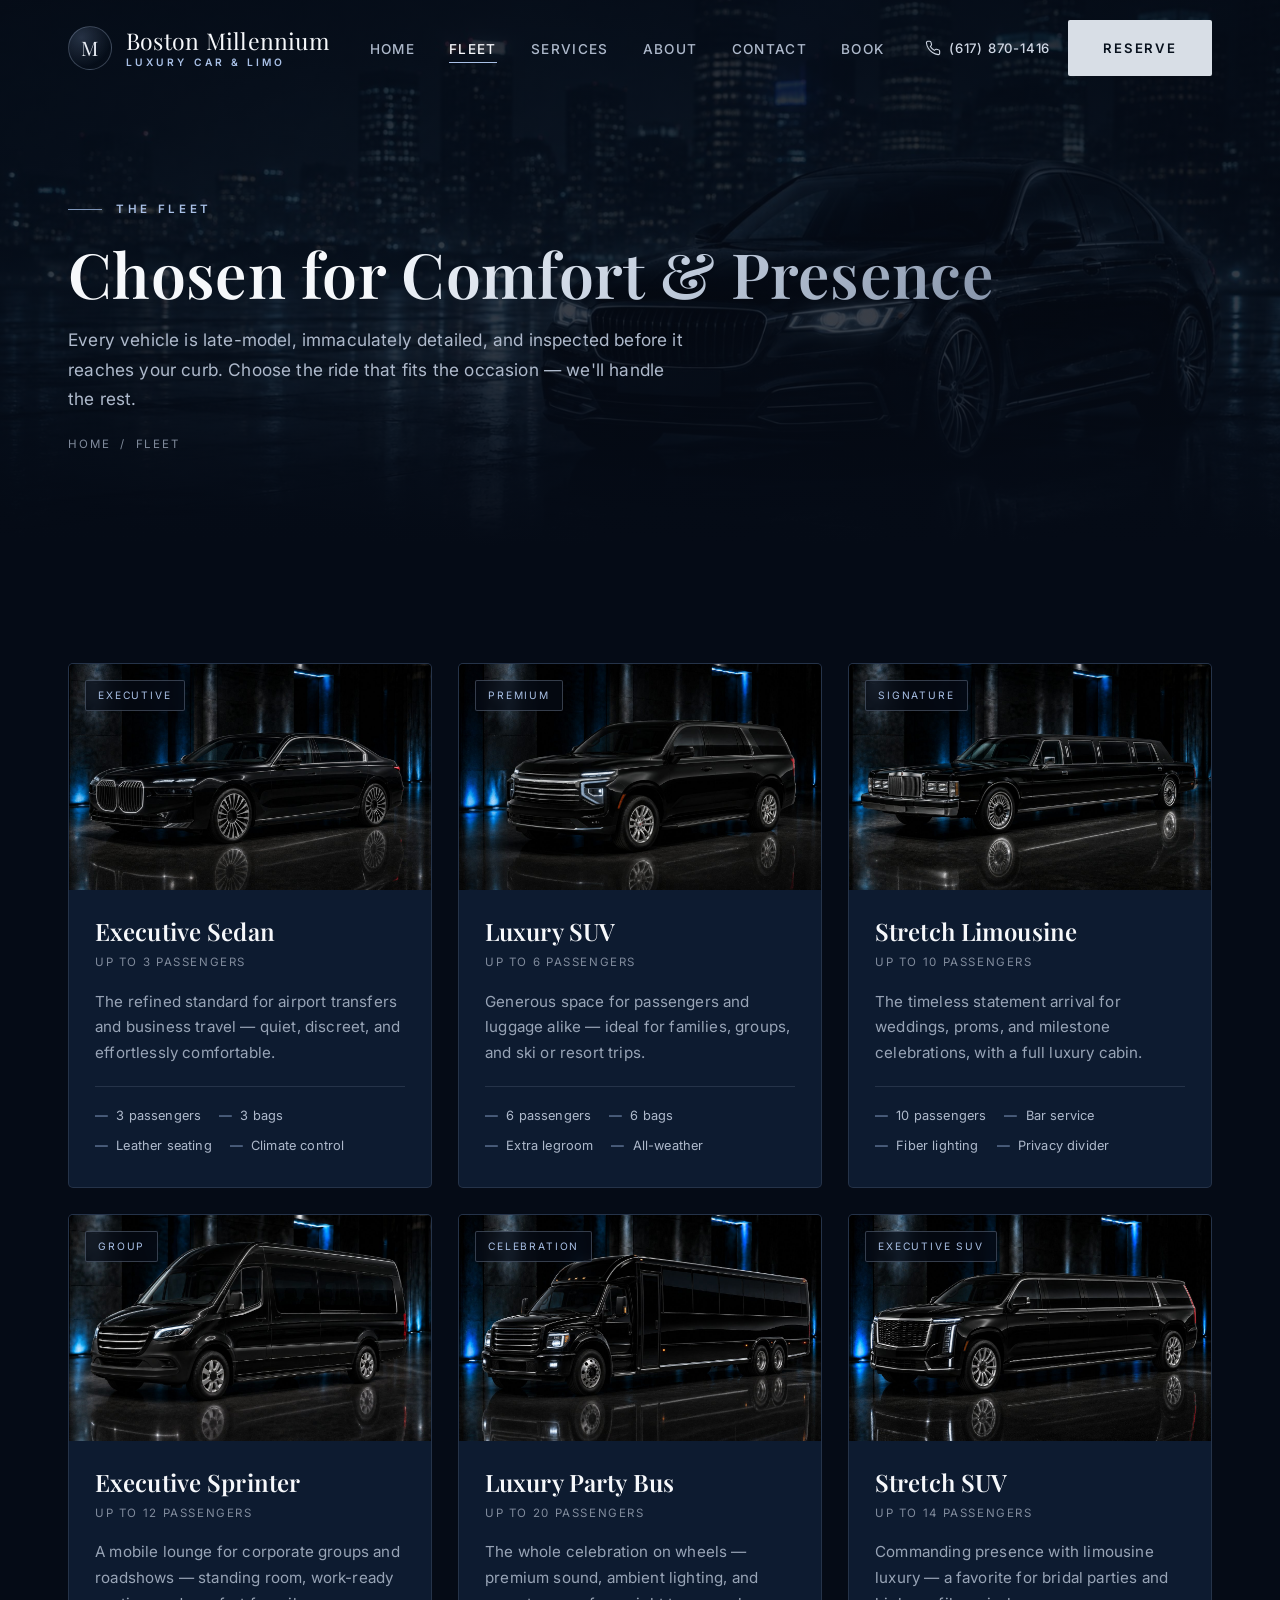
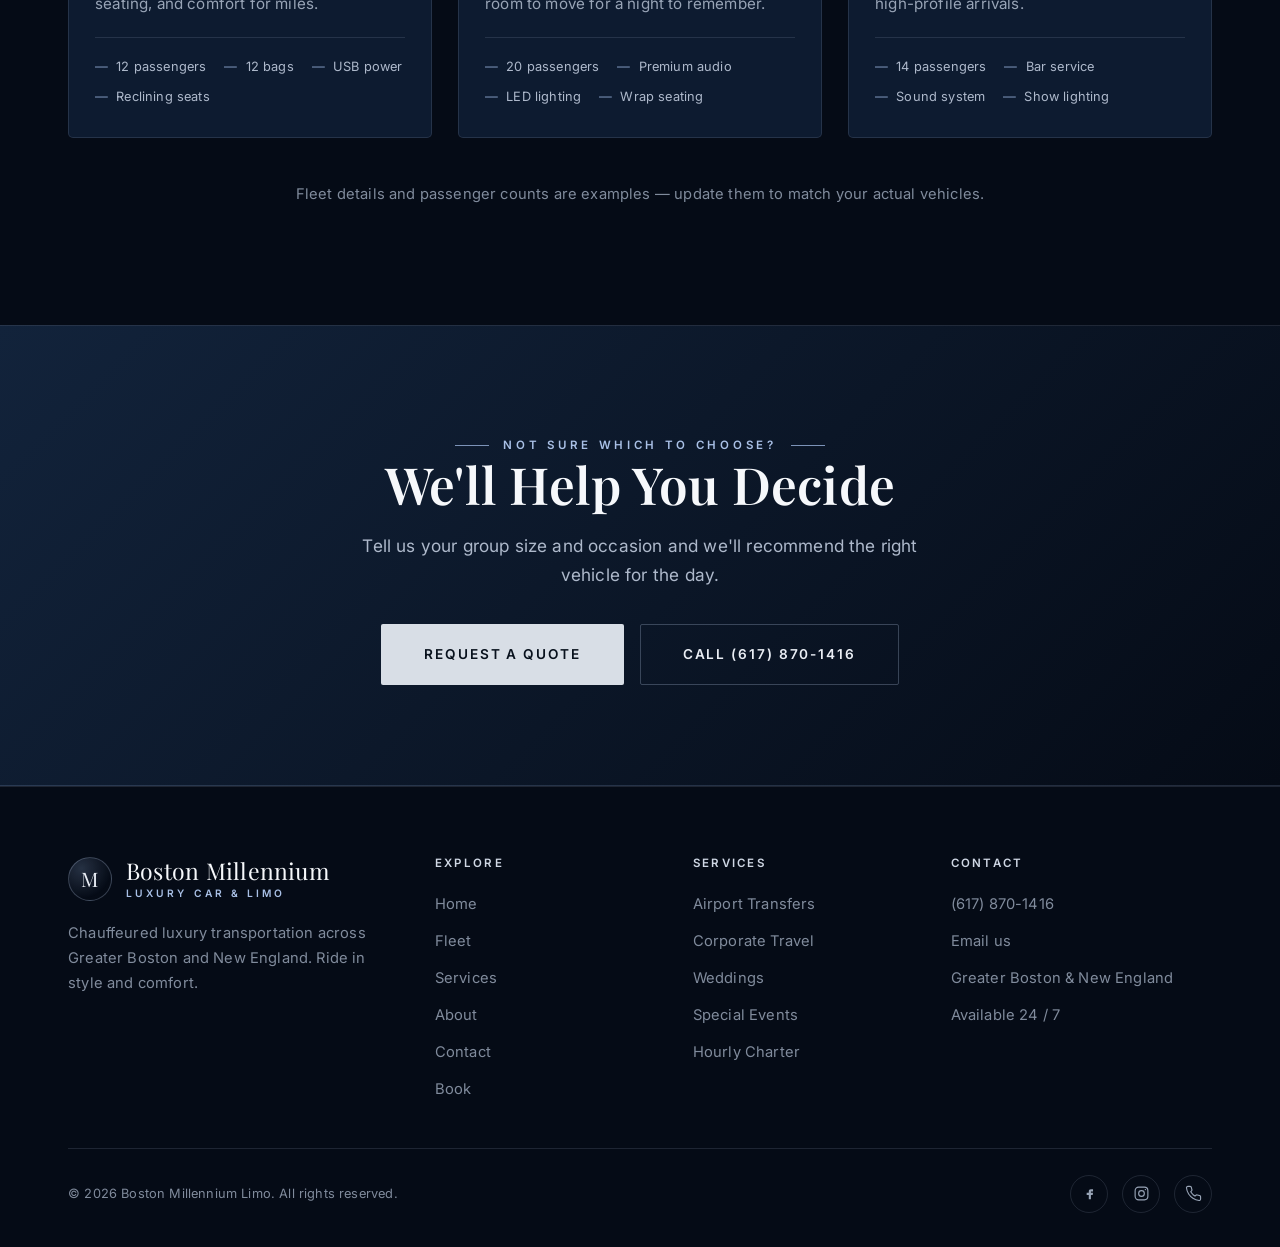
<file: fleet.html>
<!DOCTYPE html>
<html lang="en">
<head>
  <meta charset="UTF-8" />
  <meta name="viewport" content="width=device-width, initial-scale=1.0" />
  <title>Our Fleet | Boston Millennium Limo</title>
  <meta name="description" content="Explore the Boston Millennium Limo fleet — executive sedans, luxury SUVs, stretch limousines, sprinter vans, and more for every occasion in Greater Boston." />
  <link rel="preconnect" href="https://fonts.googleapis.com" />
  <link rel="preconnect" href="https://fonts.gstatic.com" crossorigin />
  <link href="https://fonts.googleapis.com/css2?family=Playfair+Display:wght@500;600;700&family=Inter:wght@300;400;500;600&display=swap" rel="stylesheet" />
  <link rel="stylesheet" href="css/styles.css" />
  <link rel="icon" href="data:image/svg+xml,%3Csvg xmlns='http://www.w3.org/2000/svg' viewBox='0 0 32 32'%3E%3Crect width='32' height='32' rx='6' fill='%230a1424'/%3E%3Ctext x='16' y='23' font-family='Georgia,serif' font-size='20' fill='%23c3cede' text-anchor='middle'%3EM%3C/text%3E%3C/svg%3E" />
</head>
<body>

  <header class="site-header">
    <div class="container nav">
      <a class="brand" href="index.html" aria-label="Boston Millennium Limo home">
        <span class="brand-mark">M</span>
        <span class="brand-name">Boston Millennium<span>Luxury Car &amp; Limo</span></span>
      </a>
      <nav aria-label="Primary">
        <ul class="nav-links">
          <li><a href="index.html">Home</a></li>
          <li><a href="fleet.html" class="active">Fleet</a></li>
          <li><a href="services.html">Services</a></li>
          <li><a href="about.html">About</a></li>
          <li><a href="contact.html">Contact</a></li>
          <li><a href="book.html">Book</a></li>
        </ul>
      </nav>
      <div class="nav-cta">
        <a class="nav-phone" href="tel:+16178701416" aria-label="Call us">
          <svg viewBox="0 0 24 24" width="16" height="16" fill="none" stroke="currentColor" stroke-width="1.6"><path d="M22 16.9v3a2 2 0 0 1-2.2 2 19.8 19.8 0 0 1-8.6-3.1 19.5 19.5 0 0 1-6-6 19.8 19.8 0 0 1-3.1-8.6A2 2 0 0 1 4.1 2h3a2 2 0 0 1 2 1.7c.1.9.3 1.8.6 2.6a2 2 0 0 1-.5 2.1L8.1 9.6a16 16 0 0 0 6 6l1.2-1.1a2 2 0 0 1 2.1-.5c.8.3 1.7.5 2.6.6a2 2 0 0 1 1.9 2.3Z"/></svg>
          (617) 870-1416
        </a>
        <a class="btn btn-primary" href="book.html">Reserve</a>
        <button class="nav-toggle" aria-label="Open menu" aria-expanded="false"><span></span><span></span><span></span></button>
      </div>
    </div>
  </header>

  <section class="page-hero">
    <div class="page-hero-bg" style="background-image:url('images/hero.jpg')"></div>
    <div class="container">
      <span class="eyebrow reveal">The Fleet</span>
      <h1 class="reveal d1">Chosen for <span class="silver-text">Comfort &amp; Presence</span></h1>
      <p class="reveal d2">Every vehicle is late-model, immaculately detailed, and inspected before it reaches your curb. Choose the ride that fits the occasion — we'll handle the rest.</p>
      <div class="breadcrumb reveal d2"><a href="index.html">Home</a> &nbsp;/&nbsp; Fleet</div>
    </div>
  </section>

  <section class="section">
    <div class="container">
      <div class="grid grid-3">

        <article class="fleet-card reveal">
          <div class="fleet-media"><span class="fleet-tag">Executive</span><img src="images/fleet-sedan.jpg" alt="Luxury executive sedan" onerror="this.style.display='none'" /></div>
          <div class="fleet-body">
            <h3>Executive Sedan</h3>
            <div class="fleet-cap">Up to 3 passengers</div>
            <p>The refined standard for airport transfers and business travel — quiet, discreet, and effortlessly comfortable.</p>
            <ul class="fleet-specs"><li>3 passengers</li><li>3 bags</li><li>Leather seating</li><li>Climate control</li></ul>
          </div>
        </article>

        <article class="fleet-card reveal d1">
          <div class="fleet-media"><span class="fleet-tag">Premium</span><img src="images/fleet-suv.jpg" alt="Luxury SUV" onerror="this.style.display='none'" /></div>
          <div class="fleet-body">
            <h3>Luxury SUV</h3>
            <div class="fleet-cap">Up to 6 passengers</div>
            <p>Generous space for passengers and luggage alike — ideal for families, groups, and ski or resort trips.</p>
            <ul class="fleet-specs"><li>6 passengers</li><li>6 bags</li><li>Extra legroom</li><li>All-weather</li></ul>
          </div>
        </article>

        <article class="fleet-card reveal d2">
          <div class="fleet-media"><span class="fleet-tag">Signature</span><img src="images/fleet-limo.jpg" alt="Stretch limousine" onerror="this.style.display='none'" /></div>
          <div class="fleet-body">
            <h3>Stretch Limousine</h3>
            <div class="fleet-cap">Up to 10 passengers</div>
            <p>The timeless statement arrival for weddings, proms, and milestone celebrations, with a full luxury cabin.</p>
            <ul class="fleet-specs"><li>10 passengers</li><li>Bar service</li><li>Fiber lighting</li><li>Privacy divider</li></ul>
          </div>
        </article>

        <article class="fleet-card reveal">
          <div class="fleet-media"><span class="fleet-tag">Group</span><img src="images/fleet-sprinter.jpg" alt="Executive sprinter van" onerror="this.style.display='none'" /></div>
          <div class="fleet-body">
            <h3>Executive Sprinter</h3>
            <div class="fleet-cap">Up to 12 passengers</div>
            <p>A mobile lounge for corporate groups and roadshows — standing room, work-ready seating, and comfort for miles.</p>
            <ul class="fleet-specs"><li>12 passengers</li><li>12 bags</li><li>USB power</li><li>Reclining seats</li></ul>
          </div>
        </article>

        <article class="fleet-card reveal d1">
          <div class="fleet-media"><span class="fleet-tag">Celebration</span><img src="images/fleet-partybus.jpg" alt="Luxury party bus" onerror="this.style.display='none'" /></div>
          <div class="fleet-body">
            <h3>Luxury Party Bus</h3>
            <div class="fleet-cap">Up to 20 passengers</div>
            <p>The whole celebration on wheels — premium sound, ambient lighting, and room to move for a night to remember.</p>
            <ul class="fleet-specs"><li>20 passengers</li><li>Premium audio</li><li>LED lighting</li><li>Wrap seating</li></ul>
          </div>
        </article>

        <article class="fleet-card reveal d2">
          <div class="fleet-media"><span class="fleet-tag">Executive SUV</span><img src="images/fleet-stretch-suv.jpg" alt="Stretch SUV limousine" onerror="this.style.display='none'" /></div>
          <div class="fleet-body">
            <h3>Stretch SUV</h3>
            <div class="fleet-cap">Up to 14 passengers</div>
            <p>Commanding presence with limousine luxury — a favorite for bridal parties and high-profile arrivals.</p>
            <ul class="fleet-specs"><li>14 passengers</li><li>Bar service</li><li>Sound system</li><li>Show lighting</li></ul>
          </div>
        </article>

      </div>

      <p style="text-align:center;margin-top:44px;color:var(--silver-500);font-size:.92rem" class="reveal">
        Fleet details and passenger counts are examples — update them to match your actual vehicles.
      </p>
    </div>
  </section>

  <section class="cta-band">
    <div class="container reveal">
      <span class="eyebrow center">Not Sure Which to Choose?</span>
      <h2>We'll Help You Decide</h2>
      <p>Tell us your group size and occasion and we'll recommend the right vehicle for the day.</p>
      <div class="cta-actions">
        <a class="btn btn-primary btn-lg" href="contact.html">Request a Quote</a>
        <a class="btn btn-outline btn-lg" href="tel:+16178701416">Call (617) 870-1416</a>
      </div>
    </div>
  </section>

  <footer class="site-footer">
    <div class="container">
      <div class="footer-grid">
        <div class="footer-brand">
          <a class="brand" href="index.html">
            <span class="brand-mark">M</span>
            <span class="brand-name">Boston Millennium<span>Luxury Car &amp; Limo</span></span>
          </a>
          <p>Chauffeured luxury transportation across Greater Boston and New England. Ride in style and comfort.</p>
        </div>
        <div class="footer-col">
          <h4>Explore</h4>
          <ul>
            <li><a href="index.html">Home</a></li>
            <li><a href="fleet.html">Fleet</a></li>
            <li><a href="services.html">Services</a></li>
            <li><a href="about.html">About</a></li>
            <li><a href="contact.html">Contact</a></li>
            <li><a href="book.html">Book</a></li>
          </ul>
        </div>
        <div class="footer-col">
          <h4>Services</h4>
          <ul>
            <li><a href="services.html">Airport Transfers</a></li>
            <li><a href="services.html">Corporate Travel</a></li>
            <li><a href="services.html">Weddings</a></li>
            <li><a href="services.html">Special Events</a></li>
            <li><a href="services.html">Hourly Charter</a></li>
          </ul>
        </div>
        <div class="footer-col">
          <h4>Contact</h4>
          <ul>
            <li>(617) 870-1416</li>
            <li><a href="mailto:bostonmilleniumlimo@gmail.com">Email us</a></li>
            <li>Greater Boston & New England</li>
            <li>Available 24 / 7</li>
          </ul>
        </div>
      </div>
      <div class="footer-bottom">
        <p>© <span id="year"></span> Boston Millennium Limo. All rights reserved.</p>
        <div class="socials">
          <a href="#" aria-label="Facebook"><svg viewBox="0 0 24 24" fill="currentColor"><path d="M14 9h3V6h-3c-2 0-3 1.3-3 3v2H8v3h3v6h3v-6h2.5l.5-3H14v-1.5c0-.6.3-1 1-1z"/></svg></a>
          <a href="#" aria-label="Instagram"><svg viewBox="0 0 24 24" fill="none" stroke="currentColor" stroke-width="1.6"><rect x="3" y="3" width="18" height="18" rx="5"/><circle cx="12" cy="12" r="4"/><circle cx="17.5" cy="6.5" r="1" fill="currentColor" stroke="none"/></svg></a>
          <a href="tel:+16178701416" aria-label="Phone"><svg viewBox="0 0 24 24" fill="none" stroke="currentColor" stroke-width="1.6"><path d="M22 16.9v3a2 2 0 0 1-2.2 2 19.8 19.8 0 0 1-8.6-3.1 19.5 19.5 0 0 1-6-6 19.8 19.8 0 0 1-3.1-8.6A2 2 0 0 1 4.1 2h3a2 2 0 0 1 2 1.7c.1.9.3 1.8.6 2.6a2 2 0 0 1-.5 2.1L8.1 9.6a16 16 0 0 0 6 6l1.2-1.1a2 2 0 0 1 2.1-.5c.8.3 1.7.5 2.6.6a2 2 0 0 1 1.9 2.3Z"/></svg></a>
        </div>
      </div>
    </div>
  </footer>

  <script src="js/main.js"></script>
</body>
</html>
</file>
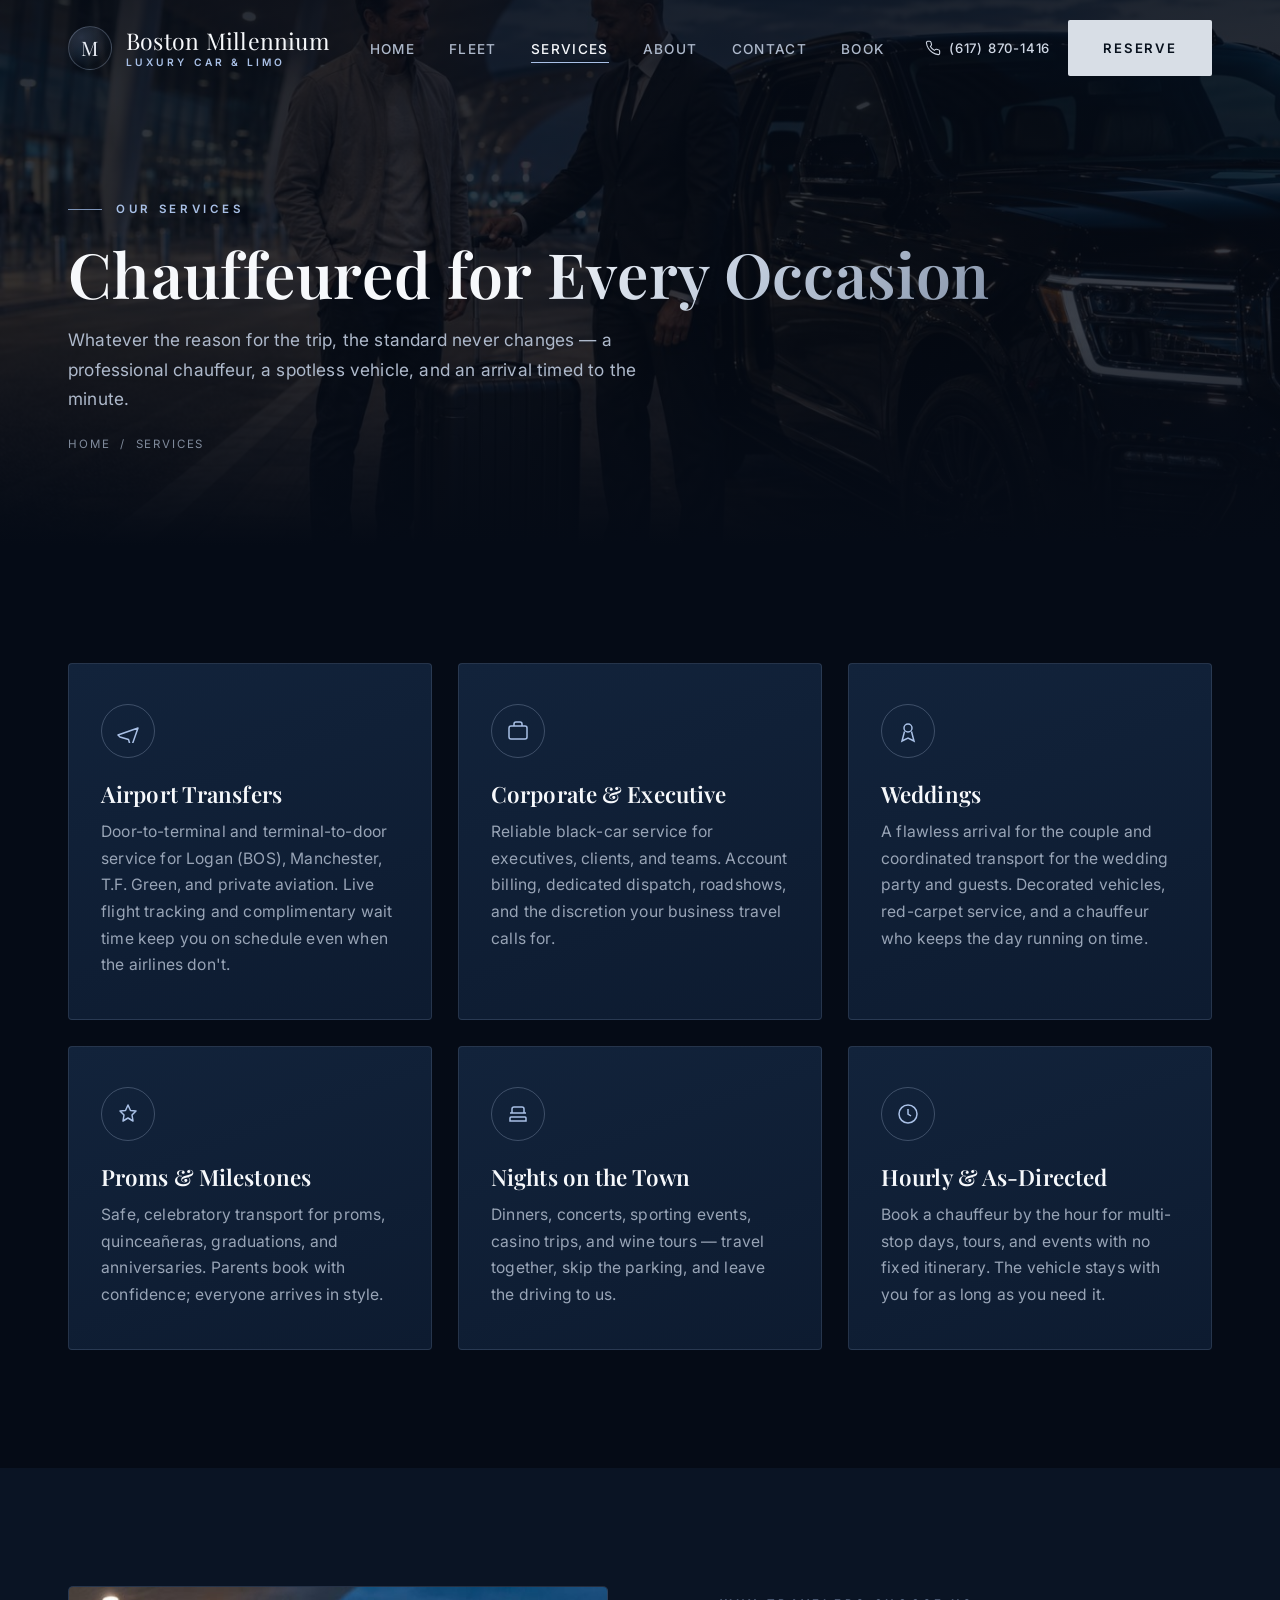
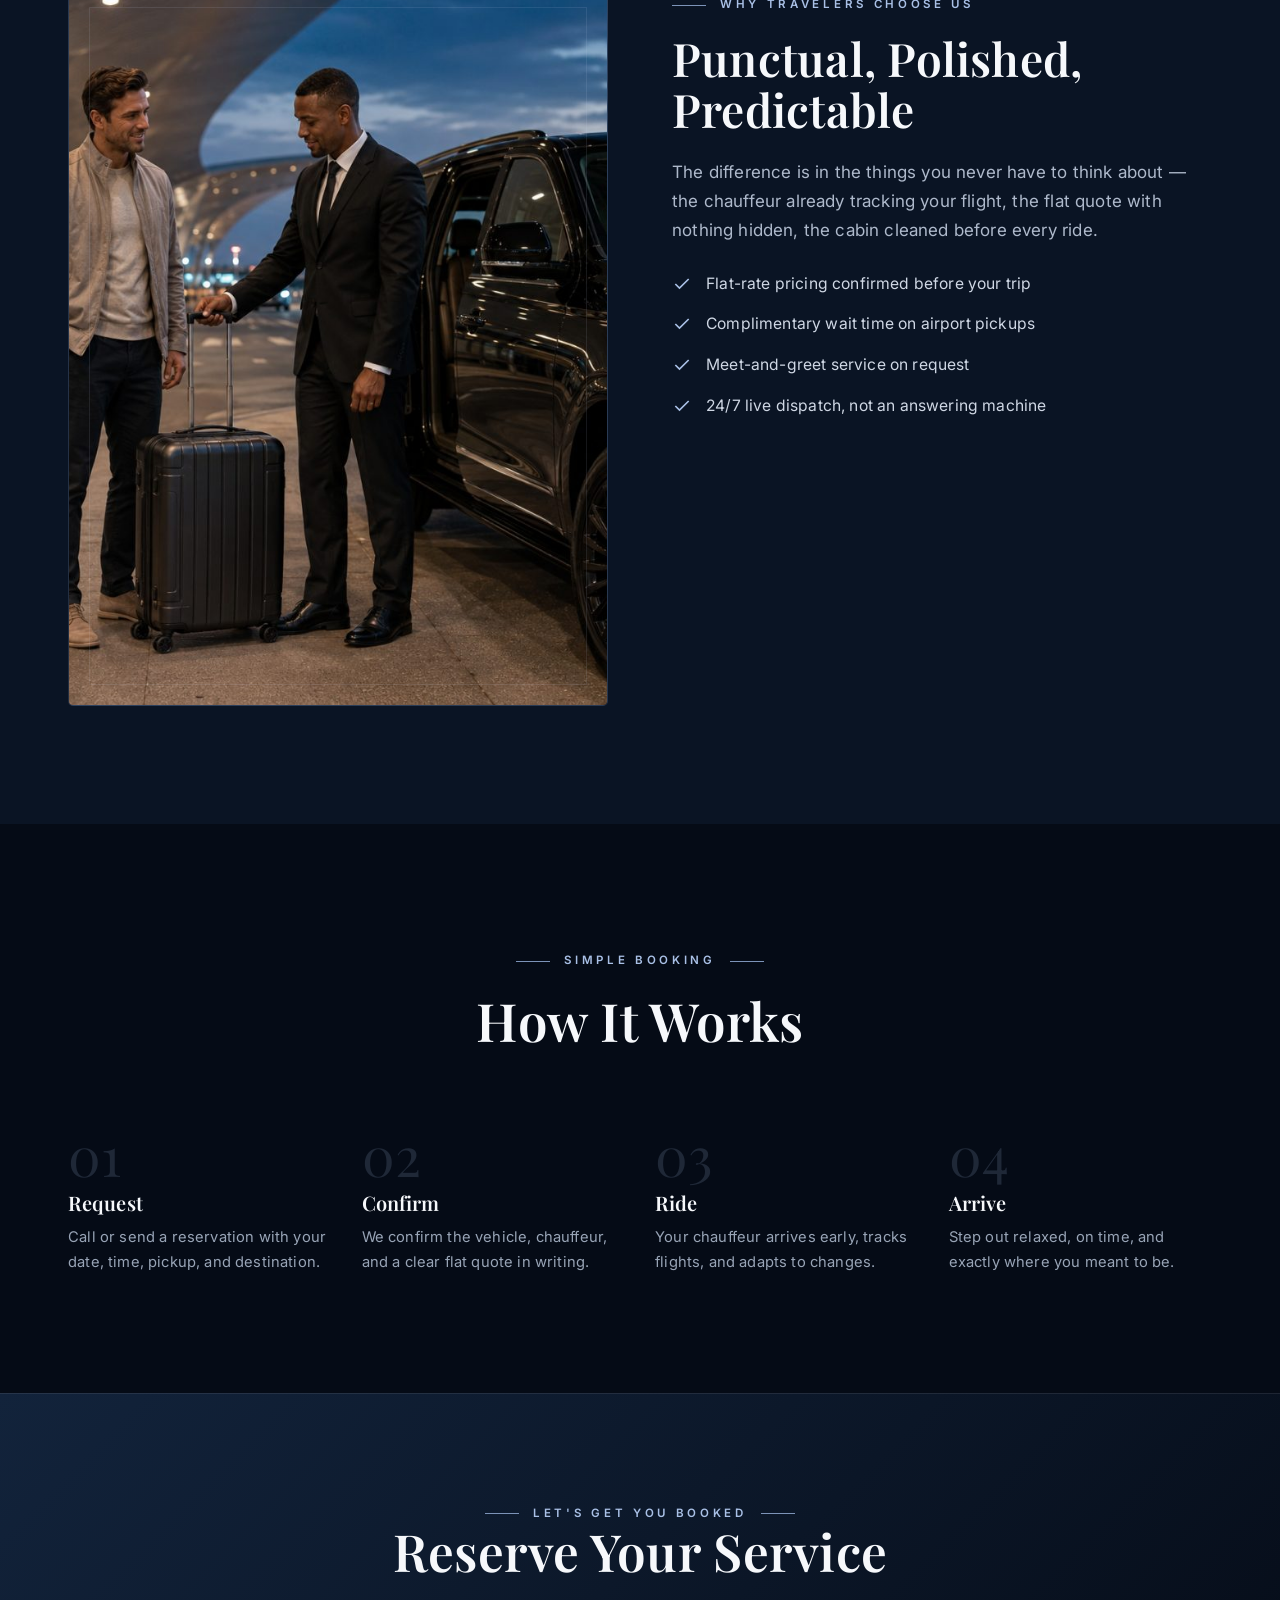
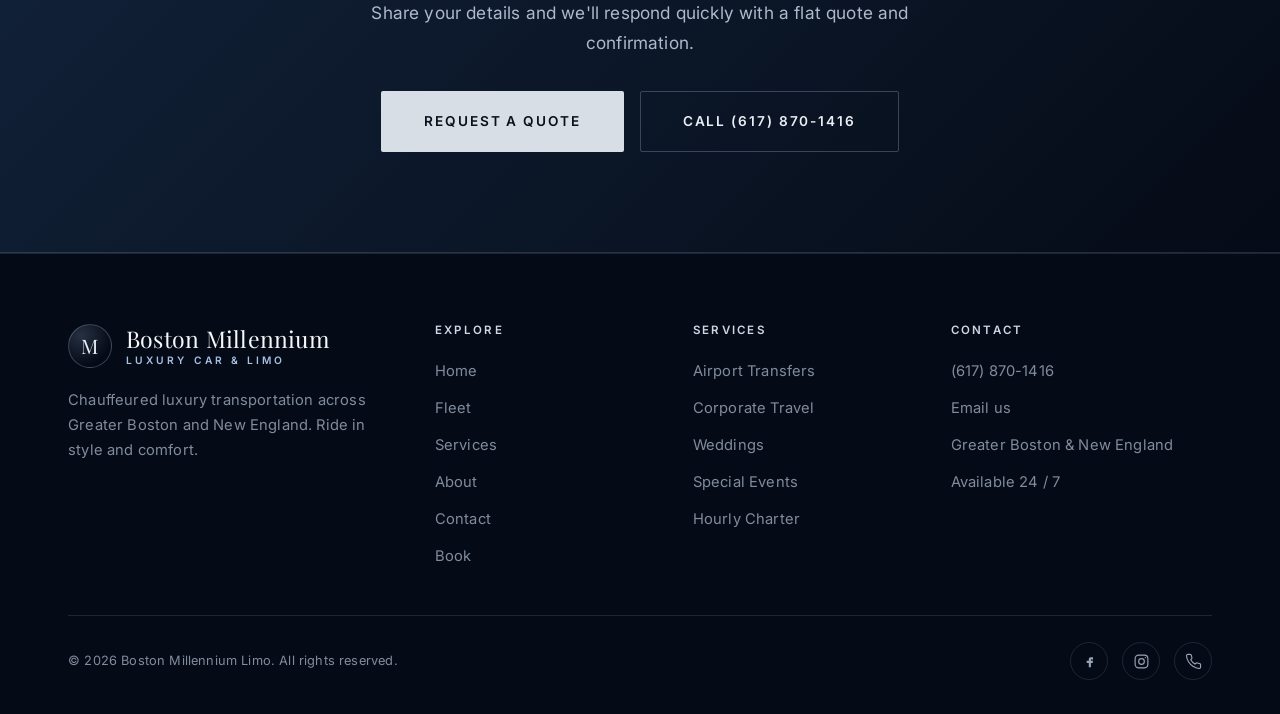
<file: services.html>
<!DOCTYPE html>
<html lang="en">
<head>
  <meta charset="UTF-8" />
  <meta name="viewport" content="width=device-width, initial-scale=1.0" />
  <title>Services | Boston Millennium Limo</title>
  <meta name="description" content="Airport transfers, corporate travel, weddings, proms, nights out, and hourly charter — chauffeured luxury service from Boston Millennium Limo." />
  <link rel="preconnect" href="https://fonts.googleapis.com" />
  <link rel="preconnect" href="https://fonts.gstatic.com" crossorigin />
  <link href="https://fonts.googleapis.com/css2?family=Playfair+Display:wght@500;600;700&family=Inter:wght@300;400;500;600&display=swap" rel="stylesheet" />
  <link rel="stylesheet" href="css/styles.css" />
  <link rel="icon" href="data:image/svg+xml,%3Csvg xmlns='http://www.w3.org/2000/svg' viewBox='0 0 32 32'%3E%3Crect width='32' height='32' rx='6' fill='%230a1424'/%3E%3Ctext x='16' y='23' font-family='Georgia,serif' font-size='20' fill='%23c3cede' text-anchor='middle'%3EM%3C/text%3E%3C/svg%3E" />
</head>
<body>

  <header class="site-header">
    <div class="container nav">
      <a class="brand" href="index.html" aria-label="Boston Millennium Limo home">
        <span class="brand-mark">M</span>
        <span class="brand-name">Boston Millennium<span>Luxury Car &amp; Limo</span></span>
      </a>
      <nav aria-label="Primary">
        <ul class="nav-links">
          <li><a href="index.html">Home</a></li>
          <li><a href="fleet.html">Fleet</a></li>
          <li><a href="services.html" class="active">Services</a></li>
          <li><a href="about.html">About</a></li>
          <li><a href="contact.html">Contact</a></li>
          <li><a href="book.html">Book</a></li>
        </ul>
      </nav>
      <div class="nav-cta">
        <a class="nav-phone" href="tel:+16178701416" aria-label="Call us">
          <svg viewBox="0 0 24 24" width="16" height="16" fill="none" stroke="currentColor" stroke-width="1.6"><path d="M22 16.9v3a2 2 0 0 1-2.2 2 19.8 19.8 0 0 1-8.6-3.1 19.5 19.5 0 0 1-6-6 19.8 19.8 0 0 1-3.1-8.6A2 2 0 0 1 4.1 2h3a2 2 0 0 1 2 1.7c.1.9.3 1.8.6 2.6a2 2 0 0 1-.5 2.1L8.1 9.6a16 16 0 0 0 6 6l1.2-1.1a2 2 0 0 1 2.1-.5c.8.3 1.7.5 2.6.6a2 2 0 0 1 1.9 2.3Z"/></svg>
          (617) 870-1416
        </a>
        <a class="btn btn-primary" href="book.html">Reserve</a>
        <button class="nav-toggle" aria-label="Open menu" aria-expanded="false"><span></span><span></span><span></span></button>
      </div>
    </div>
  </header>

  <section class="page-hero">
    <div class="page-hero-bg" style="background-image:url('images/services-airport.jpg')"></div>
    <div class="container">
      <span class="eyebrow reveal">Our Services</span>
      <h1 class="reveal d1">Chauffeured for <span class="silver-text">Every Occasion</span></h1>
      <p class="reveal d2">Whatever the reason for the trip, the standard never changes — a professional chauffeur, a spotless vehicle, and an arrival timed to the minute.</p>
      <div class="breadcrumb reveal d2"><a href="index.html">Home</a> &nbsp;/&nbsp; Services</div>
    </div>
  </section>

  <section class="section">
    <div class="container">
      <div class="grid grid-3">
        <article class="card reveal">
          <div class="icon"><svg viewBox="0 0 24 24" fill="none" stroke="currentColor" stroke-width="1.5"><path d="M2 16l20-7-7 20-2.5-8.5L4 18z" stroke-linejoin="round"/></svg></div>
          <h3>Airport Transfers</h3>
          <p>Door-to-terminal and terminal-to-door service for Logan (BOS), Manchester, T.F. Green, and private aviation. Live flight tracking and complimentary wait time keep you on schedule even when the airlines don't.</p>
        </article>
        <article class="card reveal d1">
          <div class="icon"><svg viewBox="0 0 24 24" fill="none" stroke="currentColor" stroke-width="1.5"><rect x="3" y="7" width="18" height="13" rx="2"/><path d="M8 7V5a2 2 0 0 1 2-2h4a2 2 0 0 1 2 2v2"/></svg></div>
          <h3>Corporate &amp; Executive</h3>
          <p>Reliable black-car service for executives, clients, and teams. Account billing, dedicated dispatch, roadshows, and the discretion your business travel calls for.</p>
        </article>
        <article class="card reveal d2">
          <div class="icon"><svg viewBox="0 0 24 24" fill="none" stroke="currentColor" stroke-width="1.5"><circle cx="12" cy="9" r="4"/><path d="M8.5 12.5 6 22l6-3 6 3-2.5-9.5"/></svg></div>
          <h3>Weddings</h3>
          <p>A flawless arrival for the couple and coordinated transport for the wedding party and guests. Decorated vehicles, red-carpet service, and a chauffeur who keeps the day running on time.</p>
        </article>
        <article class="card reveal">
          <div class="icon"><svg viewBox="0 0 24 24" fill="none" stroke="currentColor" stroke-width="1.5"><path d="m12 3 2.5 5.5L20 9l-4 4 1 6-5-3-5 3 1-6-4-4 5.5-.5z" stroke-linejoin="round"/></svg></div>
          <h3>Proms &amp; Milestones</h3>
          <p>Safe, celebratory transport for proms, quinceañeras, graduations, and anniversaries. Parents book with confidence; everyone arrives in style.</p>
        </article>
        <article class="card reveal d1">
          <div class="icon"><svg viewBox="0 0 24 24" fill="none" stroke="currentColor" stroke-width="1.5"><path d="M4 11h16M6 11V7a2 2 0 0 1 2-2h8a2 2 0 0 1 2 2v4m-13 4h.01M17 15h.01M5 15h14a1 1 0 0 1 1 1v3H4v-3a1 1 0 0 1 1-1Z"/></svg></div>
          <h3>Nights on the Town</h3>
          <p>Dinners, concerts, sporting events, casino trips, and wine tours — travel together, skip the parking, and leave the driving to us.</p>
        </article>
        <article class="card reveal d2">
          <div class="icon"><svg viewBox="0 0 24 24" fill="none" stroke="currentColor" stroke-width="1.5"><circle cx="12" cy="12" r="9"/><path d="M12 7v5l3 2"/></svg></div>
          <h3>Hourly &amp; As-Directed</h3>
          <p>Book a chauffeur by the hour for multi-stop days, tours, and events with no fixed itinerary. The vehicle stays with you for as long as you need it.</p>
        </article>
      </div>
    </div>
  </section>

  <section class="section section--alt">
    <div class="container">
      <div class="split">
        <div class="split-media reveal">
          <img src="images/services-airport.jpg" alt="Chauffeur assisting a traveler at the airport" onerror="this.style.display='none'" />
          <span class="frame"></span>
        </div>
        <div class="split-text reveal d1">
          <span class="eyebrow">Why Travelers Choose Us</span>
          <h2>Punctual, Polished, Predictable</h2>
          <p>The difference is in the things you never have to think about — the chauffeur already tracking your flight, the flat quote with nothing hidden, the cabin cleaned before every ride.</p>
          <ul class="check-list">
            <li><svg viewBox="0 0 24 24" fill="none" stroke="currentColor" stroke-width="2"><path d="m20 6-11 11-5-5"/></svg>Flat-rate pricing confirmed before your trip</li>
            <li><svg viewBox="0 0 24 24" fill="none" stroke="currentColor" stroke-width="2"><path d="m20 6-11 11-5-5"/></svg>Complimentary wait time on airport pickups</li>
            <li><svg viewBox="0 0 24 24" fill="none" stroke="currentColor" stroke-width="2"><path d="m20 6-11 11-5-5"/></svg>Meet-and-greet service on request</li>
            <li><svg viewBox="0 0 24 24" fill="none" stroke="currentColor" stroke-width="2"><path d="m20 6-11 11-5-5"/></svg>24/7 live dispatch, not an answering machine</li>
          </ul>
        </div>
      </div>
    </div>
  </section>

  <section class="section">
    <div class="container">
      <div class="section-head center reveal">
        <span class="eyebrow center">Simple Booking</span>
        <h2>How It Works</h2>
      </div>
      <div class="steps">
        <div class="step reveal"><div class="n">01</div><h3>Request</h3><p>Call or send a reservation with your date, time, pickup, and destination.</p></div>
        <div class="step reveal d1"><div class="n">02</div><h3>Confirm</h3><p>We confirm the vehicle, chauffeur, and a clear flat quote in writing.</p></div>
        <div class="step reveal d2"><div class="n">03</div><h3>Ride</h3><p>Your chauffeur arrives early, tracks flights, and adapts to changes.</p></div>
        <div class="step reveal d3"><div class="n">04</div><h3>Arrive</h3><p>Step out relaxed, on time, and exactly where you meant to be.</p></div>
      </div>
    </div>
  </section>

  <section class="cta-band">
    <div class="container reveal">
      <span class="eyebrow center">Let's Get You Booked</span>
      <h2>Reserve Your Service</h2>
      <p>Share your details and we'll respond quickly with a flat quote and confirmation.</p>
      <div class="cta-actions">
        <a class="btn btn-primary btn-lg" href="contact.html">Request a Quote</a>
        <a class="btn btn-outline btn-lg" href="tel:+16178701416">Call (617) 870-1416</a>
      </div>
    </div>
  </section>

  <footer class="site-footer">
    <div class="container">
      <div class="footer-grid">
        <div class="footer-brand">
          <a class="brand" href="index.html">
            <span class="brand-mark">M</span>
            <span class="brand-name">Boston Millennium<span>Luxury Car &amp; Limo</span></span>
          </a>
          <p>Chauffeured luxury transportation across Greater Boston and New England. Ride in style and comfort.</p>
        </div>
        <div class="footer-col">
          <h4>Explore</h4>
          <ul>
            <li><a href="index.html">Home</a></li>
            <li><a href="fleet.html">Fleet</a></li>
            <li><a href="services.html">Services</a></li>
            <li><a href="about.html">About</a></li>
            <li><a href="contact.html">Contact</a></li>
            <li><a href="book.html">Book</a></li>
          </ul>
        </div>
        <div class="footer-col">
          <h4>Services</h4>
          <ul>
            <li><a href="services.html">Airport Transfers</a></li>
            <li><a href="services.html">Corporate Travel</a></li>
            <li><a href="services.html">Weddings</a></li>
            <li><a href="services.html">Special Events</a></li>
            <li><a href="services.html">Hourly Charter</a></li>
          </ul>
        </div>
        <div class="footer-col">
          <h4>Contact</h4>
          <ul>
            <li>(617) 870-1416</li>
            <li><a href="mailto:bostonmilleniumlimo@gmail.com">Email us</a></li>
            <li>Greater Boston & New England</li>
            <li>Available 24 / 7</li>
          </ul>
        </div>
      </div>
      <div class="footer-bottom">
        <p>© <span id="year"></span> Boston Millennium Limo. All rights reserved.</p>
        <div class="socials">
          <a href="#" aria-label="Facebook"><svg viewBox="0 0 24 24" fill="currentColor"><path d="M14 9h3V6h-3c-2 0-3 1.3-3 3v2H8v3h3v6h3v-6h2.5l.5-3H14v-1.5c0-.6.3-1 1-1z"/></svg></a>
          <a href="#" aria-label="Instagram"><svg viewBox="0 0 24 24" fill="none" stroke="currentColor" stroke-width="1.6"><rect x="3" y="3" width="18" height="18" rx="5"/><circle cx="12" cy="12" r="4"/><circle cx="17.5" cy="6.5" r="1" fill="currentColor" stroke="none"/></svg></a>
          <a href="tel:+16178701416" aria-label="Phone"><svg viewBox="0 0 24 24" fill="none" stroke="currentColor" stroke-width="1.6"><path d="M22 16.9v3a2 2 0 0 1-2.2 2 19.8 19.8 0 0 1-8.6-3.1 19.5 19.5 0 0 1-6-6 19.8 19.8 0 0 1-3.1-8.6A2 2 0 0 1 4.1 2h3a2 2 0 0 1 2 1.7c.1.9.3 1.8.6 2.6a2 2 0 0 1-.5 2.1L8.1 9.6a16 16 0 0 0 6 6l1.2-1.1a2 2 0 0 1 2.1-.5c.8.3 1.7.5 2.6.6a2 2 0 0 1 1.9 2.3Z"/></svg></a>
        </div>
      </div>
    </div>
  </footer>

  <script src="js/main.js"></script>
</body>
</html>
</file>
<file: css/styles.css>
/* =========================================================
   Boston Millennium Limo — Shared Stylesheet
   Theme: Midnight Blue & Silver luxury
   ========================================================= */

/* ---------- Design tokens ---------- */
:root {
  --navy-950: #050b16;
  --navy-900: #0a1424;
  --navy-850: #0d1b30;
  --navy-800: #12233b;
  --navy-750: #172c49;
  --navy-700: #1e3457;
  --line: rgba(180, 196, 224, 0.14);
  --line-strong: rgba(180, 196, 224, 0.28);

  --silver-50: #f6f8fb;
  --silver-100: #e9edf4;
  --silver-200: #cfd7e4;
  --silver-300: #aeb9cb;
  --silver-400: #98a4b6;
  --silver-500: #808b9c;

  --steel: #7c93b8;
  --steel-bright: #a9c0e6;

  --silver-grad: linear-gradient(135deg, #f4f7fb 0%, #c3cede 45%, #8593a9 100%);
  --steel-grad: linear-gradient(135deg, #d7e2f4 0%, #9fb4d6 50%, #6f88b0 100%);

  --font-display: "Playfair Display", Georgia, "Times New Roman", serif;
  --font-body: "Inter", -apple-system, BlinkMacSystemFont, "Segoe UI", Roboto, sans-serif;

  --shadow-soft: 0 18px 50px rgba(0, 0, 0, 0.45);
  --shadow-card: 0 20px 45px rgba(2, 8, 20, 0.55);

  --maxw: 1200px;
  --ease: cubic-bezier(0.22, 1, 0.36, 1);
}

/* ---------- Reset & base ---------- */
* { box-sizing: border-box; margin: 0; padding: 0; }

html { scroll-behavior: smooth; -webkit-text-size-adjust: 100%; }

body {
  font-family: var(--font-body);
  background: var(--navy-950);
  color: var(--silver-200);
  line-height: 1.7;
  font-size: 17px;
  letter-spacing: 0.01em;
  overflow-x: hidden;
  -webkit-font-smoothing: antialiased;
  text-rendering: optimizeLegibility;
}

img { max-width: 100%; display: block; }

a { color: inherit; text-decoration: none; transition: color 0.25s var(--ease); }

h1, h2, h3, h4 {
  font-family: var(--font-display);
  color: var(--silver-50);
  font-weight: 600;
  line-height: 1.12;
  letter-spacing: 0.005em;
}

p { color: var(--silver-300); }

.container {
  width: 100%;
  max-width: var(--maxw);
  margin: 0 auto;
  padding: 0 28px;
}

/* ---------- Shared type helpers ---------- */
.eyebrow {
  font-family: var(--font-body);
  text-transform: uppercase;
  letter-spacing: 0.32em;
  font-size: 0.72rem;
  font-weight: 600;
  color: var(--steel-bright);
  display: inline-flex;
  align-items: center;
  gap: 14px;
}
.eyebrow::before {
  content: "";
  width: 34px;
  height: 1px;
  background: var(--steel);
  display: inline-block;
}
.eyebrow.center { justify-content: center; }
.eyebrow.center::after {
  content: "";
  width: 34px;
  height: 1px;
  background: var(--steel);
  display: inline-block;
}

.silver-text {
  background: var(--silver-grad);
  -webkit-background-clip: text;
  background-clip: text;
  -webkit-text-fill-color: transparent;
  color: transparent;
}

.section {
  padding: 118px 0;
  position: relative;
}
.section--alt { background: var(--navy-900); }
.section--deep { background: var(--navy-850); }

.section-head { max-width: 720px; margin-bottom: 58px; }
.section-head.center { margin-left: auto; margin-right: auto; text-align: center; }
.section-head h2 {
  font-size: clamp(2.1rem, 4.2vw, 3.3rem);
  margin: 20px 0 18px;
}
.section-head p { font-size: 1.05rem; color: var(--silver-400); }

/* ---------- Buttons ---------- */
.btn {
  display: inline-flex;
  align-items: center;
  justify-content: center;
  gap: 10px;
  font-family: var(--font-body);
  font-weight: 600;
  font-size: 0.82rem;
  letter-spacing: 0.14em;
  text-transform: uppercase;
  padding: 16px 34px;
  border-radius: 2px;
  cursor: pointer;
  border: 1px solid transparent;
  transition: transform 0.3s var(--ease), box-shadow 0.3s var(--ease),
    background 0.3s var(--ease), color 0.3s var(--ease);
  white-space: nowrap;
}
.btn-primary {
  background: #d8dee6;
  color: #08111d;
}
.btn-primary:hover {
  background: #f0f3f6;
  transform: translateY(-2px);
  color: #06101f;
}
.btn-outline {
  background: transparent;
  color: var(--silver-100);
  border-color: var(--line-strong);
}
.btn-outline:hover {
  border-color: var(--steel-bright);
  color: #fff;
  background: rgba(124, 147, 184, 0.12);
  transform: translateY(-3px);
}
.btn-lg { padding: 18px 42px; font-size: 0.85rem; }

/* ---------- Header / Nav ---------- */
.site-header {
  position: fixed;
  inset: 0 0 auto 0;
  z-index: 100;
  padding: 20px 0;
  transition: background 0.4s var(--ease), padding 0.4s var(--ease),
    border-color 0.4s var(--ease), backdrop-filter 0.4s var(--ease);
  border-bottom: 1px solid transparent;
}
.site-header.scrolled {
  background: rgba(6, 12, 23, 0.82);
  backdrop-filter: blur(14px);
  -webkit-backdrop-filter: blur(14px);
  padding: 12px 0;
  border-bottom: 1px solid var(--line);
}
.nav {
  display: flex;
  align-items: center;
  justify-content: space-between;
  gap: 24px;
}
.brand { display: flex; align-items: center; gap: 14px; }
.brand-mark {
  width: 44px; height: 44px;
  border: 1px solid var(--line-strong);
  border-radius: 50%;
  display: grid; place-items: center;
  font-family: var(--font-display);
  font-size: 1.25rem;
  color: var(--silver-100);
  background: radial-gradient(circle at 30% 25%, rgba(124,147,184,0.28), transparent 70%);
  flex-shrink: 0;
}
.brand-name {
  font-family: var(--font-display);
  font-size: 1.44rem;
  line-height: 1.02;
  color: var(--silver-50);
  letter-spacing: 0.01em;
}
.brand-name span {
  display: block;
  font-family: var(--font-body);
  font-size: 0.64rem;
  letter-spacing: 0.3em;
  text-transform: uppercase;
  color: var(--steel-bright);
  margin-top: 5px;
  font-weight: 600;
}
.nav-links {
  display: flex;
  align-items: center;
  gap: 34px;
  list-style: none;
}
.nav-links a {
  font-size: 0.85rem;
  letter-spacing: 0.1em;
  text-transform: uppercase;
  font-weight: 500;
  color: var(--silver-300);
  position: relative;
  padding: 6px 0;
}
.nav-links a::after {
  content: "";
  position: absolute;
  left: 0; bottom: 0;
  width: 0; height: 1px;
  background: var(--steel-bright);
  transition: width 0.3s var(--ease);
}
.nav-links a:hover,
.nav-links a.active { color: var(--silver-50); }
.nav-links a:hover::after,
.nav-links a.active::after { width: 100%; }

.nav-cta { display: flex; align-items: center; gap: 18px; }
.nav-phone {
  font-size: 0.82rem;
  letter-spacing: 0.06em;
  color: var(--silver-200);
  display: flex;
  align-items: center;
  gap: 8px;
  font-weight: 500;
}
.nav-phone:hover { color: #fff; }

.nav-toggle {
  display: none;
  flex-direction: column;
  gap: 5px;
  background: none;
  border: none;
  cursor: pointer;
  padding: 6px;
}
.nav-toggle span {
  width: 26px; height: 2px;
  background: var(--silver-100);
  transition: transform 0.3s var(--ease), opacity 0.3s var(--ease);
}
.nav-toggle.open span:nth-child(1) { transform: translateY(7px) rotate(45deg); }
.nav-toggle.open span:nth-child(2) { opacity: 0; }
.nav-toggle.open span:nth-child(3) { transform: translateY(-7px) rotate(-45deg); }

/* ---------- Hero ---------- */
.hero {
  position: relative;
  min-height: 100vh;
  display: flex;
  align-items: center;
  padding: 140px 0 90px;
  overflow: hidden;
}
.hero-bg {
  position: absolute;
  inset: 0;
  background-size: cover;
  background-position: center;
  z-index: 0;
}
.hero-bg::after {
  content: "";
  position: absolute;
  inset: 0;
  background:
    linear-gradient(90deg, rgba(5,11,22,0.95) 0%, rgba(5,11,22,0.72) 45%, rgba(5,11,22,0.45) 100%),
    linear-gradient(0deg, var(--navy-950) 2%, rgba(5,11,22,0.2) 40%);
}
.hero .container { position: relative; z-index: 2; }
.hero-inner { max-width: 720px; }
.hero h1 {
  font-size: clamp(2.6rem, 6vw, 4.9rem);
  margin: 26px 0 24px;
  line-height: 1.04;
}
.hero-lead {
  font-size: 1.18rem;
  color: var(--silver-200);
  max-width: 560px;
  margin-bottom: 40px;
}
.hero-actions { display: flex; gap: 16px; flex-wrap: wrap; }
.hero-scroll {
  position: absolute;
  bottom: 34px; left: 50%;
  transform: translateX(-50%);
  z-index: 2;
  font-size: 0.62rem;
  letter-spacing: 0.3em;
  text-transform: uppercase;
  color: var(--silver-400);
  display: flex;
  flex-direction: column;
  align-items: center;
  gap: 10px;
}
.hero-scroll .line {
  width: 1px; height: 46px;
  background: linear-gradient(var(--steel-bright), transparent);
  animation: pulse 2.4s var(--ease) infinite;
}
@keyframes pulse { 0%,100% { opacity: .3; } 50% { opacity: 1; } }

/* page hero (interior pages) */
.page-hero {
  position: relative;
  padding: 190px 0 90px;
  overflow: hidden;
}
.page-hero-bg { position: absolute; inset: 0; background-size: cover; background-position: center; z-index: 0; }
.page-hero-bg::after {
  content: "";
  position: absolute; inset: 0;
  background: linear-gradient(180deg, rgba(5,11,22,0.86), rgba(5,11,22,0.78) 60%, var(--navy-950));
}
.page-hero .container { position: relative; z-index: 2; }
.page-hero h1 { font-size: clamp(2.3rem, 5vw, 3.9rem); margin: 20px 0 16px; }
.page-hero p { max-width: 620px; font-size: 1.08rem; color: var(--silver-300); }
.breadcrumb {
  font-size: 0.72rem; letter-spacing: 0.16em; text-transform: uppercase;
  color: var(--silver-500); margin-top: 22px;
}
.breadcrumb a:hover { color: var(--steel-bright); }

/* ---------- Trust / stats band ---------- */
.trust {
  border-top: 1px solid var(--line);
  border-bottom: 1px solid var(--line);
  background: var(--navy-900);
  padding: 40px 0;
}
.trust-grid {
  display: grid;
  grid-template-columns: repeat(4, 1fr);
  gap: 30px;
  text-align: center;
}
.trust-item .num {
  font-family: var(--font-display);
  font-size: 2.5rem;
  background: var(--steel-grad);
  -webkit-background-clip: text; background-clip: text;
  -webkit-text-fill-color: transparent;
}
.trust-item .label {
  font-size: 0.72rem; letter-spacing: 0.2em; text-transform: uppercase;
  color: var(--silver-400); margin-top: 6px;
}

/* ---------- Feature grid (services preview / why us) ---------- */
.grid { display: grid; gap: 26px; }
.grid-2 { grid-template-columns: repeat(2, 1fr); }
.grid-3 { grid-template-columns: repeat(3, 1fr); }
.grid-4 { grid-template-columns: repeat(4, 1fr); }

.card {
  background: linear-gradient(160deg, var(--navy-800), var(--navy-850));
  border: 1px solid var(--line);
  border-radius: 4px;
  padding: 40px 32px;
  transition: transform 0.4s var(--ease), border-color 0.4s var(--ease),
    box-shadow 0.4s var(--ease);
  position: relative;
  overflow: hidden;
}
.card::before {
  content: "";
  position: absolute; top: 0; left: 0; right: 0; height: 2px;
  background: var(--steel-grad);
  transform: scaleX(0); transform-origin: left;
  transition: transform 0.5s var(--ease);
}
.card:hover {
  transform: translateY(-8px);
  border-color: var(--line-strong);
  box-shadow: var(--shadow-card);
}
.card:hover::before { transform: scaleX(1); }
.card .icon {
  width: 54px; height: 54px;
  border: 1px solid var(--line-strong);
  border-radius: 50%;
  display: grid; place-items: center;
  margin-bottom: 24px;
  color: var(--steel-bright);
}
.card .icon svg { width: 24px; height: 24px; }
.card h3 { font-size: 1.4rem; margin-bottom: 12px; }
.card p { font-size: 0.98rem; color: var(--silver-400); }

/* ---------- Fleet cards ---------- */
.fleet-card {
  background: var(--navy-850);
  border: 1px solid var(--line);
  border-radius: 5px;
  overflow: hidden;
  transition: transform 0.4s var(--ease), box-shadow 0.4s var(--ease),
    border-color 0.4s var(--ease);
  display: flex;
  flex-direction: column;
}
.fleet-card:hover {
  transform: translateY(-8px);
  box-shadow: var(--shadow-card);
  border-color: var(--line-strong);
}
.fleet-media {
  position: relative;
  aspect-ratio: 16 / 10;
  background: linear-gradient(135deg, var(--navy-750), var(--navy-900));
  overflow: hidden;
}
.fleet-media img { width: 100%; height: 100%; object-fit: cover; transition: transform 0.6s var(--ease); }
.fleet-card:hover .fleet-media img { transform: scale(1.06); }
.fleet-tag {
  position: absolute; top: 16px; left: 16px;
  font-size: 0.64rem; letter-spacing: 0.18em; text-transform: uppercase;
  background: rgba(6,12,23,0.7);
  border: 1px solid var(--line-strong);
  color: var(--steel-bright);
  padding: 6px 12px; border-radius: 2px;
  backdrop-filter: blur(4px);
}
.fleet-body { padding: 28px 26px 30px; flex: 1; display: flex; flex-direction: column; }
.fleet-body h3 { font-size: 1.5rem; margin-bottom: 8px; }
.fleet-cap {
  font-size: 0.72rem; letter-spacing: 0.14em; text-transform: uppercase;
  color: var(--silver-500); margin-bottom: 16px;
}
.fleet-body p { font-size: 0.95rem; color: var(--silver-400); margin-bottom: 20px; }
.fleet-specs {
  list-style: none; display: flex; flex-wrap: wrap; gap: 8px 18px;
  margin-top: auto; padding-top: 18px; border-top: 1px solid var(--line);
}
.fleet-specs li {
  font-size: 0.8rem; color: var(--silver-300);
  display: flex; align-items: center; gap: 8px;
}
.fleet-specs li::before { content: "—"; color: var(--steel); }

/* ---------- Split feature (image + text) ---------- */
.split { display: grid; grid-template-columns: 1fr 1fr; gap: 64px; align-items: start; }
.split.reverse .split-media { order: 2; }
.split-media {
  position: relative;
  aspect-ratio: 3 / 4;
  border-radius: 5px;
  overflow: hidden;
  border: 1px solid var(--line);
  background: linear-gradient(135deg, var(--navy-750), var(--navy-900));
}
.split-media img { width: 100%; height: 100%; object-fit: cover; }
.split-media .frame {
  position: absolute; inset: 20px;
  border: 1px solid rgba(200,214,240,0.10);
  pointer-events: none;
}
.split-text h2 { font-size: clamp(2rem, 3.6vw, 2.9rem); margin: 18px 0 22px; }
.split-text p { margin-bottom: 18px; color: var(--silver-300); }

/* ---------- Story feature (full-width image on top, wide text below) ---------- */
.story-block { display: flex; flex-direction: column; gap: 40px; }
.story-media {
  border-radius: 5px;
  overflow: hidden;
  border: 1px solid var(--line);
  background: linear-gradient(135deg, var(--navy-750), var(--navy-900));
}
.story-media img { width: 100%; height: auto; display: block; }
.story-text { max-width: 820px; }
.story-text h2 { font-size: clamp(2rem, 3.6vw, 2.9rem); margin: 18px 0 22px; }
.story-text p { margin-bottom: 18px; color: var(--silver-300); }
.check-list { list-style: none; margin-top: 26px; display: grid; gap: 14px; }
.check-list li { display: flex; gap: 14px; align-items: flex-start; color: var(--silver-200); font-size: 0.98rem; }
.check-list svg { width: 20px; height: 20px; color: var(--steel-bright); flex-shrink: 0; margin-top: 3px; }

/* ---------- Steps ---------- */
.steps { display: grid; grid-template-columns: repeat(4, 1fr); gap: 30px; counter-reset: step; }
.step { position: relative; padding-top: 20px; }
.step .n {
  font-family: var(--font-display);
  font-size: 3.4rem;
  color: rgba(169,192,230,0.16);
  line-height: 1;
  margin-bottom: 10px;
}
.step h3 { font-size: 1.25rem; margin-bottom: 10px; }
.step p { font-size: 0.92rem; color: var(--silver-400); }

/* ---------- CTA band ---------- */
.cta-band {
  position: relative;
  padding: 100px 0;
  text-align: center;
  overflow: hidden;
  background: linear-gradient(135deg, var(--navy-800), var(--navy-950));
  border-top: 1px solid var(--line);
  border-bottom: 1px solid var(--line);
}
.cta-band h2 { font-size: clamp(2rem, 4.4vw, 3.2rem); margin-bottom: 18px; }
.cta-band p { max-width: 560px; margin: 0 auto 34px; color: var(--silver-300); font-size: 1.08rem; }
.cta-actions { display: flex; gap: 16px; justify-content: center; flex-wrap: wrap; }

/* ---------- Contact ---------- */
.contact-grid { display: grid; grid-template-columns: 1fr 1fr; gap: 56px; align-items: start; }
.contact-info .info-row {
  display: flex; gap: 18px; align-items: flex-start;
  padding: 22px 0; border-bottom: 1px solid var(--line);
}
.contact-info .info-row:last-child { border-bottom: none; }
.contact-info .info-icon {
  width: 46px; height: 46px; flex-shrink: 0;
  border: 1px solid var(--line-strong); border-radius: 50%;
  display: grid; place-items: center; color: var(--steel-bright);
}
.contact-info .info-icon svg { width: 20px; height: 20px; }
.contact-info h4 { font-family: var(--font-body); font-size: 0.72rem; letter-spacing: 0.18em; text-transform: uppercase; color: var(--silver-500); margin-bottom: 6px; font-weight: 600; }
.contact-info .info-row p { color: var(--silver-100); font-size: 1.05rem; }

.form-card {
  background: var(--navy-850);
  border: 1px solid var(--line);
  border-radius: 6px;
  padding: 42px 40px;
}
.form-row { display: grid; grid-template-columns: 1fr 1fr; gap: 18px; }
.field { margin-bottom: 20px; }
.field label {
  display: block; font-size: 0.78rem; letter-spacing: 0.1em; text-transform: uppercase;
  color: var(--silver-300); margin-bottom: 9px; font-weight: 600;
}
.field input, .field select, .field textarea {
  width: 100%;
  background: var(--navy-950);
  border: 1px solid var(--line-strong);
  border-radius: 3px;
  padding: 14px 16px;
  color: var(--silver-50);
  font-family: var(--font-body);
  font-size: 0.95rem;
  transition: border-color 0.25s var(--ease), box-shadow 0.25s var(--ease);
}
.field input::placeholder, .field textarea::placeholder { color: var(--silver-500); }
.field input:focus, .field select:focus, .field textarea:focus {
  outline: none;
  border-color: var(--steel-bright);
  box-shadow: 0 0 0 3px rgba(124,147,184,0.15);
}
.field textarea { resize: vertical; min-height: 120px; }

/* ---------- Footer ---------- */
.site-footer {
  background: var(--navy-950);
  border-top: 1px solid var(--line);
  padding: 70px 0 34px;
}
.footer-grid {
  display: grid;
  grid-template-columns: 1.5fr 1fr 1fr 1.2fr;
  gap: 40px;
  padding-bottom: 46px;
  border-bottom: 1px solid var(--line);
}
.footer-brand .brand { margin-bottom: 20px; }
.footer-brand p { font-size: 0.92rem; color: var(--silver-500); max-width: 300px; }
.footer-col h4 {
  font-family: var(--font-body); font-size: 0.72rem; letter-spacing: 0.2em;
  text-transform: uppercase; color: var(--silver-200); margin-bottom: 22px; font-weight: 600;
}
.footer-col ul { list-style: none; display: grid; gap: 12px; }
.footer-col a, .footer-col li { font-size: 0.92rem; color: var(--silver-500); }
.footer-col a:hover { color: var(--steel-bright); }
.footer-bottom {
  display: flex; justify-content: space-between; align-items: center;
  padding-top: 26px; flex-wrap: wrap; gap: 12px;
}
.footer-bottom p { font-size: 0.8rem; color: var(--silver-500); }
.footer-bottom .socials { display: flex; gap: 14px; }
.footer-bottom .socials a {
  width: 38px; height: 38px; border: 1px solid var(--line); border-radius: 50%;
  display: grid; place-items: center; color: var(--silver-400);
  transition: all 0.3s var(--ease);
}
.footer-bottom .socials a:hover { border-color: var(--steel-bright); color: var(--steel-bright); transform: translateY(-3px); }
.footer-bottom .socials svg { width: 17px; height: 17px; }

/* ---------- Reveal animation ---------- */
.reveal { opacity: 0; transform: translateY(30px); transition: opacity 0.8s var(--ease), transform 0.8s var(--ease); }
.reveal.in { opacity: 1; transform: none; }
.reveal.d1 { transition-delay: 0.1s; }
.reveal.d2 { transition-delay: 0.2s; }
.reveal.d3 { transition-delay: 0.3s; }

/* ---------- Responsive ---------- */
@media (max-width: 980px) {
  .grid-3, .grid-4 { grid-template-columns: repeat(2, 1fr); }
  .steps { grid-template-columns: repeat(2, 1fr); }
  .split { grid-template-columns: 1fr; gap: 40px; }
  .split.reverse .split-media { order: 0; }
  .contact-grid { grid-template-columns: 1fr; gap: 40px; }
  .footer-grid { grid-template-columns: 1fr 1fr; gap: 34px; }
  .trust-grid { grid-template-columns: repeat(2, 1fr); gap: 34px; }
}
@media (max-width: 760px) {
  body { font-size: 16px; }
  .section { padding: 82px 0; }
  .nav-links {
    position: fixed;
    inset: 0 0 0 auto;
    width: min(82vw, 340px);
    background: rgba(7,13,25,0.97);
    backdrop-filter: blur(16px);
    flex-direction: column;
    align-items: flex-start;
    justify-content: center;
    gap: 26px;
    padding: 60px 40px;
    transform: translateX(100%);
    transition: transform 0.45s var(--ease);
    border-left: 1px solid var(--line);
  }
  .nav-links.open { transform: translateX(0); }
  .nav-links a { font-size: 1rem; }
  .nav-toggle { display: flex; z-index: 120; }
  .nav-phone { display: none; }
  .nav-cta .btn { display: none; }
  .grid-2, .grid-3, .grid-4 { grid-template-columns: 1fr; }
  .steps { grid-template-columns: 1fr; }
  .form-row { grid-template-columns: 1fr; }
  .footer-grid { grid-template-columns: 1fr; }
  .footer-bottom { flex-direction: column; text-align: center; }
  .hero { min-height: 90vh; }
}

/* accessibility */
@media (prefers-reduced-motion: reduce) {
  * { animation: none !important; transition: none !important; }
  .reveal { opacity: 1; transform: none; }
  html { scroll-behavior: auto; }
}
:focus-visible { outline: 2px solid var(--steel-bright); outline-offset: 3px; }

/* =========================================================
   Booking page — trip planner map, estimate, payment
   ========================================================= */
.booking-grid { display: grid; grid-template-columns: 1fr 1.05fr; gap: 40px; align-items: start; }
.booking-panel {
  background: var(--navy-850);
  border: 1px solid var(--line);
  border-radius: 8px;
  padding: 34px 32px;
}
.booking-panel h3 { font-size: 1.5rem; margin-bottom: 6px; }
.booking-panel .sub { font-size: .9rem; color: var(--silver-500); margin-bottom: 26px; }

.autocomplete { position: relative; }
.suggestions {
  position: absolute; z-index: 30; left: 0; right: 0; top: calc(100% + 4px);
  background: var(--navy-800);
  border: 1px solid var(--line-strong);
  border-radius: 6px;
  overflow: hidden;
  box-shadow: var(--shadow-soft);
  max-height: 240px; overflow-y: auto;
}
.suggestions button {
  display: block; width: 100%; text-align: left;
  background: none; border: none; cursor: pointer;
  padding: 11px 15px; color: var(--silver-200); font-size: .9rem;
  font-family: var(--font-body); border-bottom: 1px solid var(--line);
}
.suggestions button:last-child { border-bottom: none; }
.suggestions button:hover { background: rgba(124,147,184,0.16); color: #fff; }
.suggestions .muted { color: var(--silver-500); font-size: .78rem; }

.swap-btn {
  display: inline-flex; align-items: center; gap: 8px;
  background: none; border: none; cursor: pointer;
  color: var(--steel-bright); font-size: .74rem; letter-spacing: .12em;
  text-transform: uppercase; font-family: var(--font-body); font-weight: 600;
  margin: 2px 0 14px; padding: 4px 0;
}
.swap-btn:hover { color: #fff; }
.swap-btn svg { width: 15px; height: 15px; }

.veh-options { display: grid; grid-template-columns: repeat(2, 1fr); gap: 10px; margin-top: 4px; }
.veh-opt {
  border: 1px solid var(--line-strong); border-radius: 6px;
  padding: 12px 14px; cursor: pointer; transition: all .2s var(--ease);
  background: var(--navy-950);
}
.veh-opt:hover { border-color: var(--steel); }
.veh-opt.sel { border-color: var(--steel-bright); background: rgba(124,147,184,0.14); }
.veh-opt .vn { font-size: .92rem; color: var(--silver-100); font-weight: 600; }
.veh-opt .vc { font-size: .72rem; color: var(--silver-500); }

.triptype { display: flex; gap: 8px; margin-top: 4px; }
.triptype label {
  flex: 1; text-align: center; cursor: pointer;
  border: 1px solid var(--line-strong); border-radius: 6px;
  padding: 10px; font-size: .82rem; color: var(--silver-300);
  transition: all .2s var(--ease); text-transform: none; letter-spacing: 0;
}
.triptype input { position: absolute; opacity: 0; pointer-events: none; }
.triptype input:checked + span { color: #fff; }
.triptype label:has(input:checked) { border-color: var(--steel-bright); background: rgba(124,147,184,0.14); }

.trip-map {
  width: 100%; min-height: 460px; height: 100%;
  border-radius: 8px; overflow: hidden;
  border: 1px solid var(--line-strong);
  background: var(--navy-950);
}
.trip-map.tall { min-height: 520px; }
.leaflet-container { background: #0a1424 !important; font-family: var(--font-body) !important; }
.map-tiles-dark { filter: invert(100%) hue-rotate(180deg) brightness(95%) contrast(90%); }

.estimate {
  margin-top: 22px; border-top: 1px solid var(--line); padding-top: 22px;
}
.estimate-row { display: flex; justify-content: space-between; gap: 16px; margin-bottom: 12px; }
.estimate-row .k { color: var(--silver-500); font-size: .85rem; letter-spacing: .04em; }
.estimate-row .v { color: var(--silver-100); font-weight: 600; font-size: .98rem; }
.fare-total {
  display: flex; align-items: baseline; justify-content: space-between;
  margin-top: 8px; padding: 18px 20px; border-radius: 8px;
  background: linear-gradient(135deg, var(--navy-750), var(--navy-900));
  border: 1px solid var(--line-strong);
}
.fare-total .lbl { font-size: .72rem; text-transform: uppercase; letter-spacing: .18em; color: var(--silver-400); }
.fare-total .amt {
  font-family: var(--font-display); font-size: 2.4rem;
  background: var(--steel-grad); -webkit-background-clip: text; background-clip: text; -webkit-text-fill-color: transparent;
}
.est-note { font-size: .78rem; color: var(--silver-500); margin-top: 12px; line-height: 1.6; }
.est-empty { color: var(--silver-500); font-size: .9rem; padding: 30px 0; text-align: center; }

.pay-card { margin-top: 26px; }
.pay-toggle { display: flex; gap: 8px; margin: 14px 0 18px; }
.pay-toggle label {
  flex: 1; text-align: center; cursor: pointer; padding: 12px;
  border: 1px solid var(--line-strong); border-radius: 6px; font-size: .85rem;
  color: var(--silver-300); transition: all .2s var(--ease);
}
.pay-toggle label:has(input:checked) { border-color: var(--steel-bright); background: rgba(124,147,184,0.14); color: #fff; }
.pay-toggle input { position: absolute; opacity: 0; }
#paypal-buttons { margin-top: 8px; min-height: 10px; }
.pay-disabled {
  border: 1px dashed var(--line-strong); border-radius: 8px;
  padding: 22px; text-align: center; color: var(--silver-400); font-size: .9rem; line-height: 1.7;
}
.pay-disabled strong { color: var(--silver-100); }
.stripe-link {
  display: inline-flex; align-items: center; gap: 10px; margin-top: 12px;
}
.map-hint { font-size: .78rem; color: var(--silver-500); margin-top: 10px; }

@media (max-width: 980px) {
  .booking-grid { grid-template-columns: 1fr; }
  .trip-map { min-height: 380px; }
}

/* Booking summary — sticky, demoted map */
.booking-panel.summary { position: sticky; top: 96px; }
.trip-map { min-height: 340px; }
@media (max-width: 980px) { .booking-panel.summary { position: static; } .trip-map { min-height: 300px; } }
</file>
